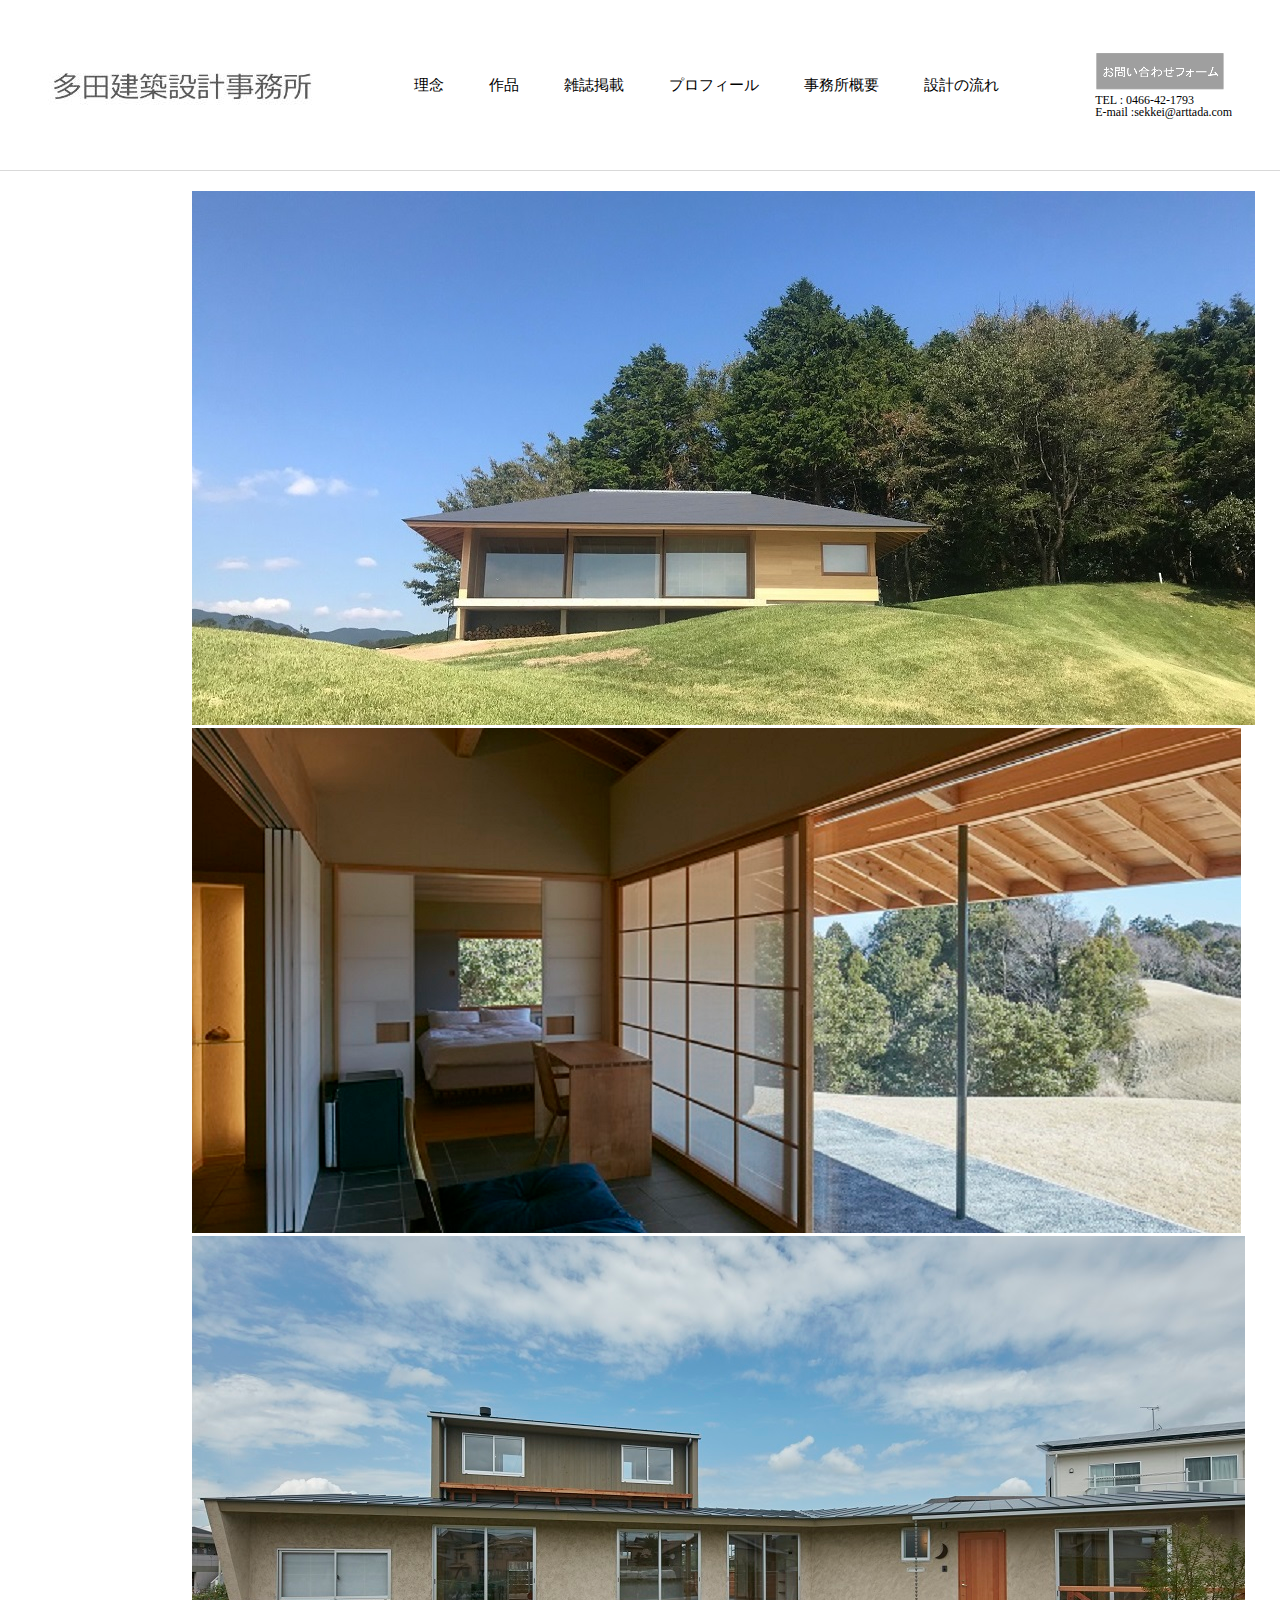
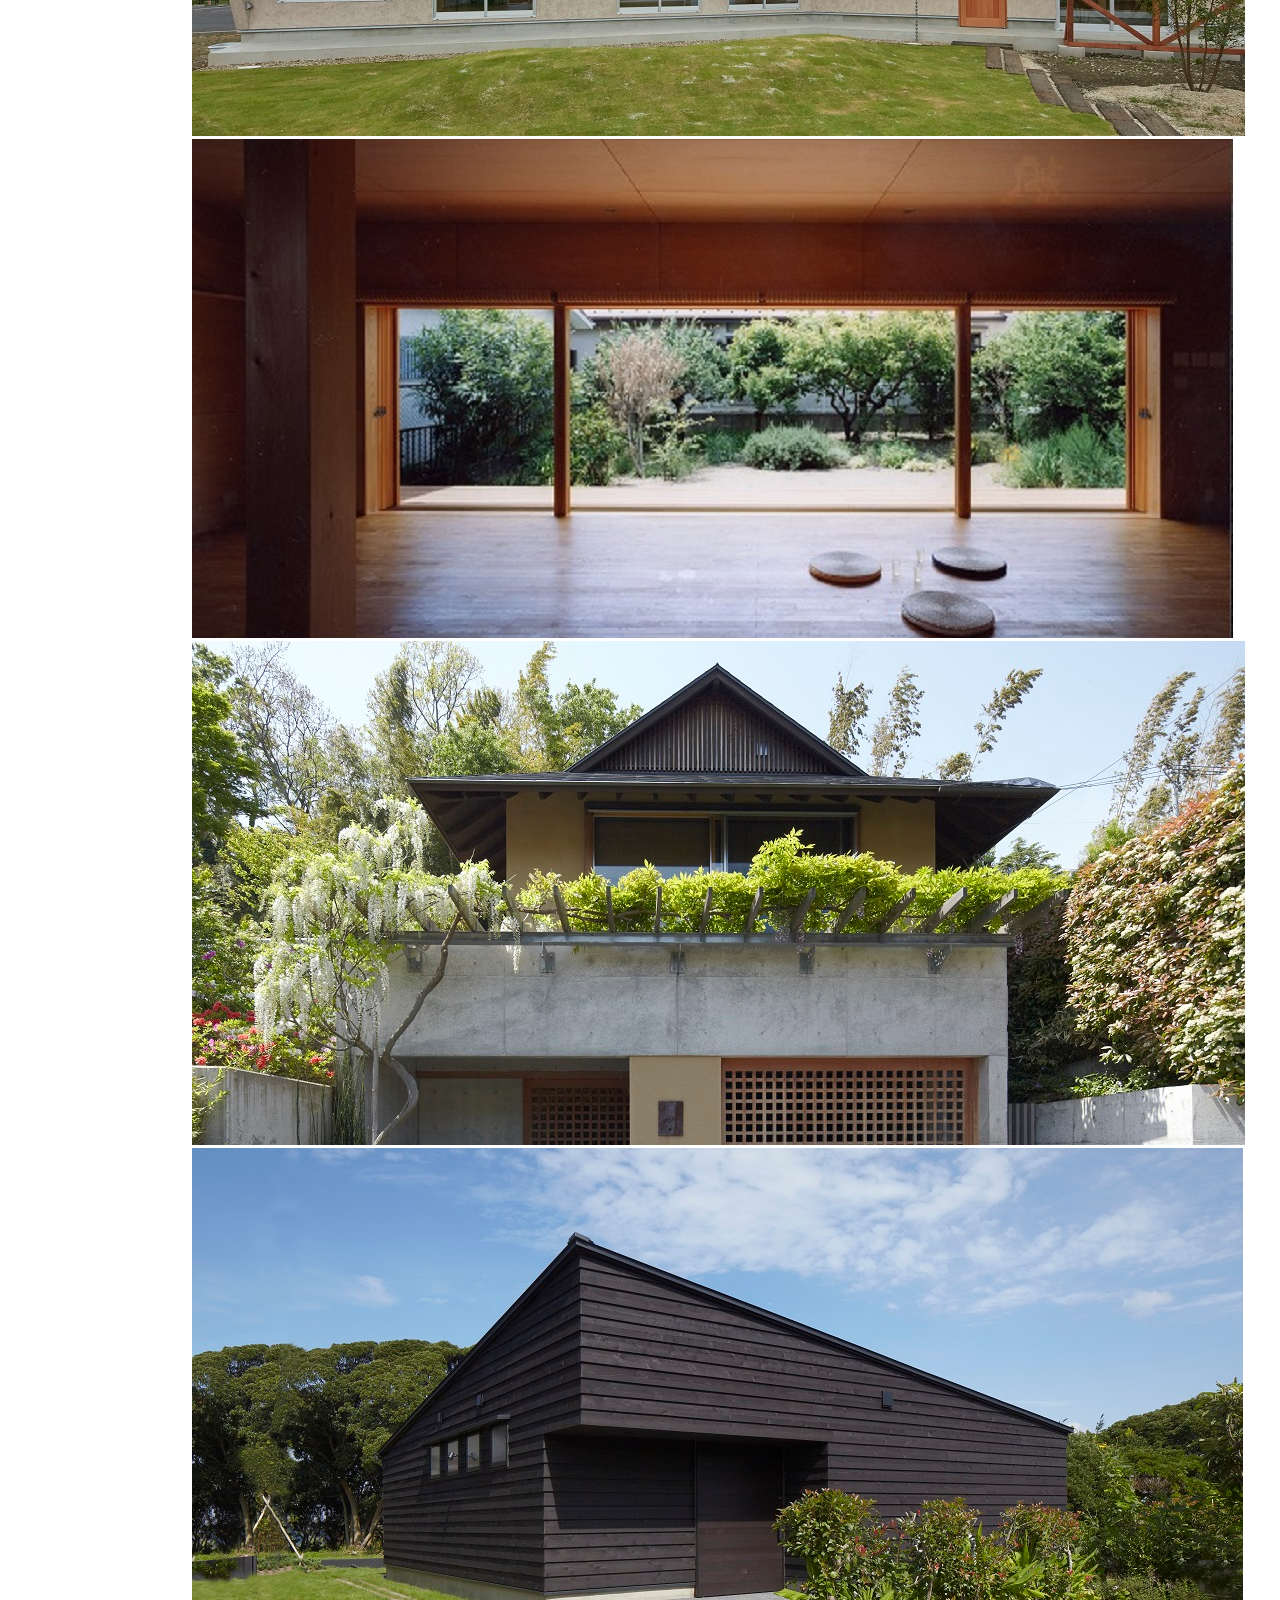
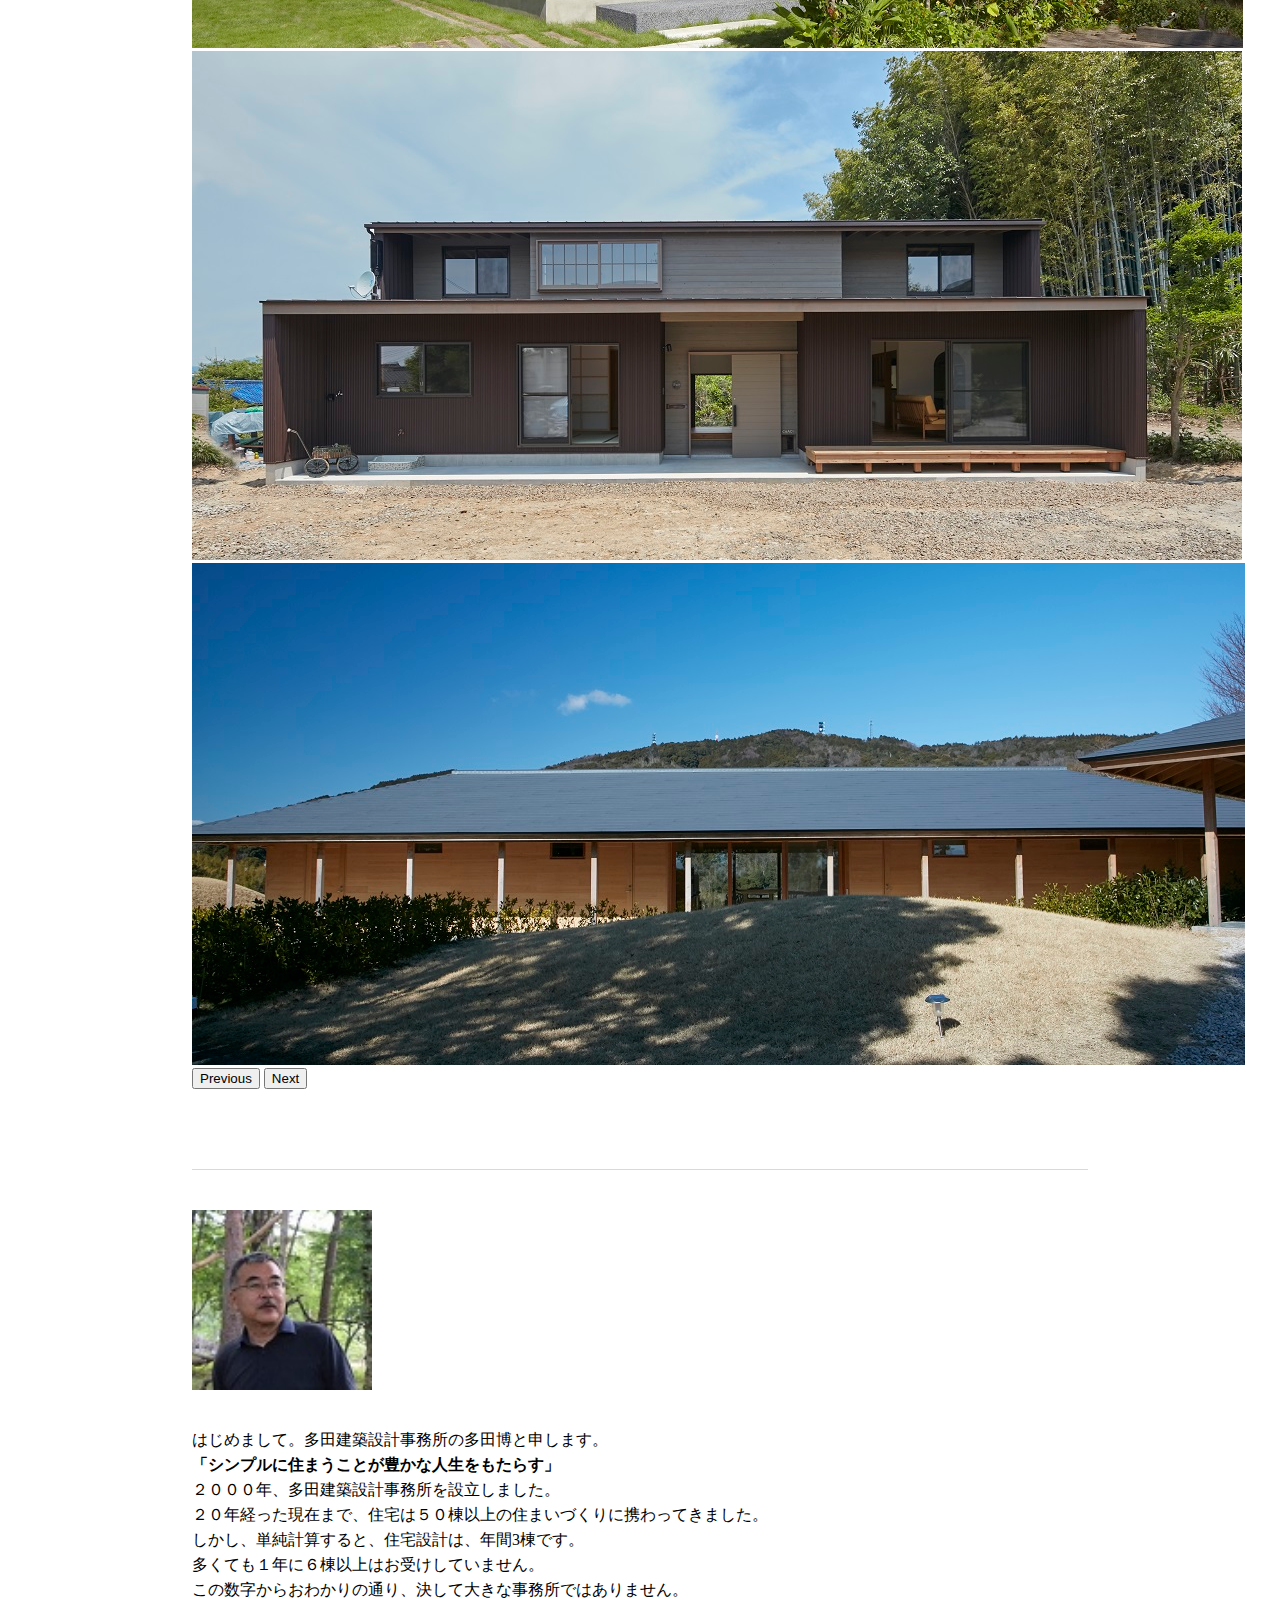
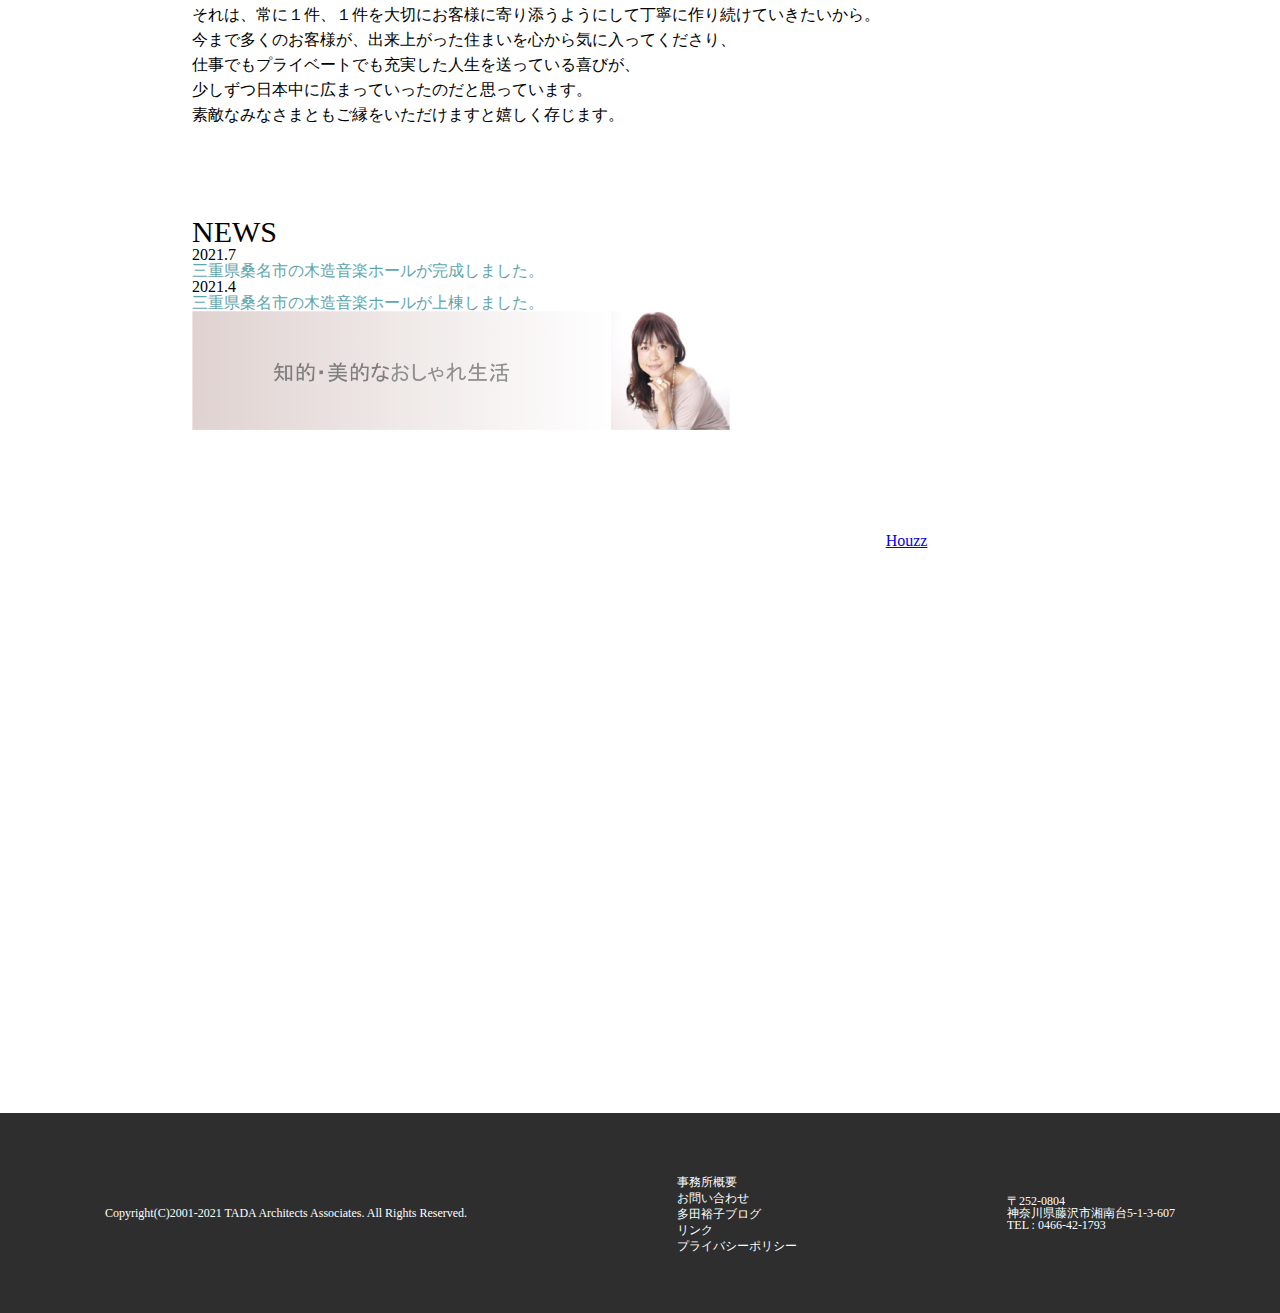
<file: index.html>
<!DOCTYPE html>
<html lang="en">
<head>
    <meta charset="UTF-8">
    <meta http-equiv="X-UA-Compatible" content="IE=edge">
    <meta name="viewport" content="width=device-width, initial-scale=1.0">
    <title>多田設計事務所::Home</title>
    <link rel="stylesheet" href="css/html5reset-1.6.1.css">
    <link rel="stylesheet" href="css/style.css">
    <link href="https://cdn.jsdelivr.net/npm/bootstrap@5.0.2/dist/css/bootstrap.min.css" rel="stylesheet" integrity="sha384-EVSTQN3/azprG1Anm3QDgpJLIm9Nao0Yz1ztcQTwFspd3yD65VohhpuuCOmLASjC" crossorigin="anonymous">
</head>
<body>
    <header>
        <p><a href="index.html"><img src="images/name.jpg" alt="多田設計事務所"></a></p>
        <nav>
            <ul class="header-menu">
              <li class="menu-list"><a href="philosophy.html">理念</a></li>
              <li class="menu-list"><a href="work.html">作品</a></li>
              <li class="menu-list"><a href="magazine.html">雑誌掲載</a></li>
              <li class="menu-list"><a href="profile.html">プロフィール</a></li>
              <li class="menu-list"><a href="overview.html">事務所概要</a></li>
              <li class="menu-list"><a href="flow.html">設計の流れ</a></li>
            </ul>
        </nav>
        <div class="header-box">
            <a href=""><img src="images/form.png" alt="お問い合わせフォーム"></a>
            <p>TEL : 0466-42-1793</p>
            <p>E-mail :sekkei@arttada.com</p>
        </div>
    </header>
    <main>
        <div id="carouselExampleInterval" class="carousel slide" data-bs-ride="carousel">
            <div class="carousel-inner">
              <div class="carousel-item active" data-bs-interval="10000">
                <img src="images/1.jpg" class="d-block w-100" alt="...">
              </div>
              <div class="carousel-item" data-bs-interval="2000">
                <img src="images/2.jpg" class="d-block w-100" alt="...">
              </div>
              <div class="carousel-item">
                <img src="images/3.jpg" class="d-block w-100" alt="...">
              </div>
              <div class="carousel-item">
                <img src="images/4.jpg" class="d-block w-100" alt="...">
              </div>
              <div class="carousel-item">
                <img src="images/5.jpg" class="d-block w-100" alt="...">
              </div>
              <div class="carousel-item">
                <img src="images/6.jpg" class="d-block w-100" alt="...">
              </div>
              <div class="carousel-item">
                <img src="images/7.jpg" class="d-block w-100" alt="...">
              </div>
              <div class="carousel-item">
                <img src="images/8.jpg" class="d-block w-100" alt="...">
              </div>
            </div>
            <button class="carousel-control-prev" type="button" data-bs-target="#carouselExampleInterval" data-bs-slide="prev">
              <span class="carousel-control-prev-icon" aria-hidden="true"></span>
              <span class="visually-hidden">Previous</span>
            </button>
            <button class="carousel-control-next" type="button" data-bs-target="#carouselExampleInterval" data-bs-slide="next">
              <span class="carousel-control-next-icon" aria-hidden="true"></span>
              <span class="visually-hidden">Next</span>
            </button>
        </div>

        <div class="home-text">
            <p><img src="images/hiroshi.jpg" alt=" "></p>
            <p>はじめまして。多田建築設計事務所の多田博と申します。</p>
            <p><span>「シンプルに住まうことが豊かな人生をもたらす」</span><br>
                ２０００年、多田建築設計事務所を設立しました。</p>
            <p>２０年経った現在まで、住宅は５０棟以上の住まいづくりに携わってきました。<br>
                しかし、単純計算すると、住宅設計は、年間3棟です。<br>
                多くても１年に６棟以上はお受けしていません。<br>
                この数字からおわかりの通り、決して大きな事務所ではありません。</p>
            <p>それは、常に１件、１件を大切にお客様に寄り添うようにして丁寧に作り続けていきたいから。</p>
            <p>今まで多くのお客様が、出来上がった住まいを心から気に入ってくださり、<br>
                仕事でもプライベートでも充実した人生を送っている喜びが、<br>
                少しずつ日本中に広まっていったのだと思っています。</p>
            <p>素敵なみなさまともご縁をいただけますと嬉しく存じます。</p>
        </div>

        <div class="news">
            <h1>NEWS</h1>
            <div class="news-box">
                <p class="time">2021.7</p>
                <p class="news-list"><a href="">三重県桑名市の木造音楽ホールが完成しました。</a></p>
            </div>
            <div class="news-box">
                <p class="time">2021.4</p>
                <p class="news-list"><a href="">三重県桑名市の木造音楽ホールが上棟しました。　</a></p>
            </div>
            <a href="https://blog.arttada.com/"><img src="images/blog.png" alt=""></a>
        </div>

        <div class="sns">
            <iframe src="https://www.facebook.com/plugins/page.php?href=https%3A%2F%2Fwww.facebook.com%2Ftadaarchitects%2F&tabs=timeline&width=340&height=500&small_header=false&adapt_container_width=true&hide_cover=false&show_facepile=true&appId" width="340" height="500" style="border:none;overflow:hidden" scrolling="no" frameborder="0" allowfullscreen="true" allow="autoplay; clipboard-write; encrypted-media; picture-in-picture; web-share"></iframe>
            <a class="houzz-review-widget" data-pro="arttada" data-hzid="58066" data-locale="ja-JP" href="https://www.houzz.jp">Houzz</a><script>(function(d,s,id){if(!d.getElementById(id)){var js=d.createElement(s);js.id=id;js.async=true;js.src="//platform.houzz.com/js/widgets.js?"+(new Date().getTime());var ss=d.getElementsByTagName(s)[0];ss.parentNode.insertBefore(js,ss);}})(document,"script","houzzwidget-js");</script></div>
        </div>
    </main>
    <footer>
        <p><small>Copyright(C)2001-2021 TADA Architects Associates. All Rights Reserved.</small></p>
        <nav>
            <ul class="footer-menu">
                <li class="menu-list"><a href="">事務所概要</a></li>
                <li class="menu-list"><a href="">お問い合わせ</a></li>
                <li class="menu-list"><a href="">多田裕子ブログ</a></li>
                <li class="menu-list"><a href="">リンク</a></li>
                <li class="menu-list"><a href="">プライバシーポリシー</a></li>
            </ul>
        </nav>
        <div class="">
            <p>〒252-0804</p>
            <p>神奈川県藤沢市湘南台5-1-3-607</p>
            <p>TEL : 0466-42-1793</p>
        </div>
    </footer>

    <script src="https://cdn.jsdelivr.net/npm/@popperjs/core@2.9.2/dist/umd/popper.min.js" integrity="sha384-IQsoLXl5PILFhosVNubq5LC7Qb9DXgDA9i+tQ8Zj3iwWAwPtgFTxbJ8NT4GN1R8p" crossorigin="anonymous"></script>
    <script src="https://cdn.jsdelivr.net/npm/bootstrap@5.0.2/dist/js/bootstrap.min.js" integrity="sha384-cVKIPhGWiC2Al4u+LWgxfKTRIcfu0JTxR+EQDz/bgldoEyl4H0zUF0QKbrJ0EcQF" crossorigin="anonymous"></script>
</body>
</html>
</file>
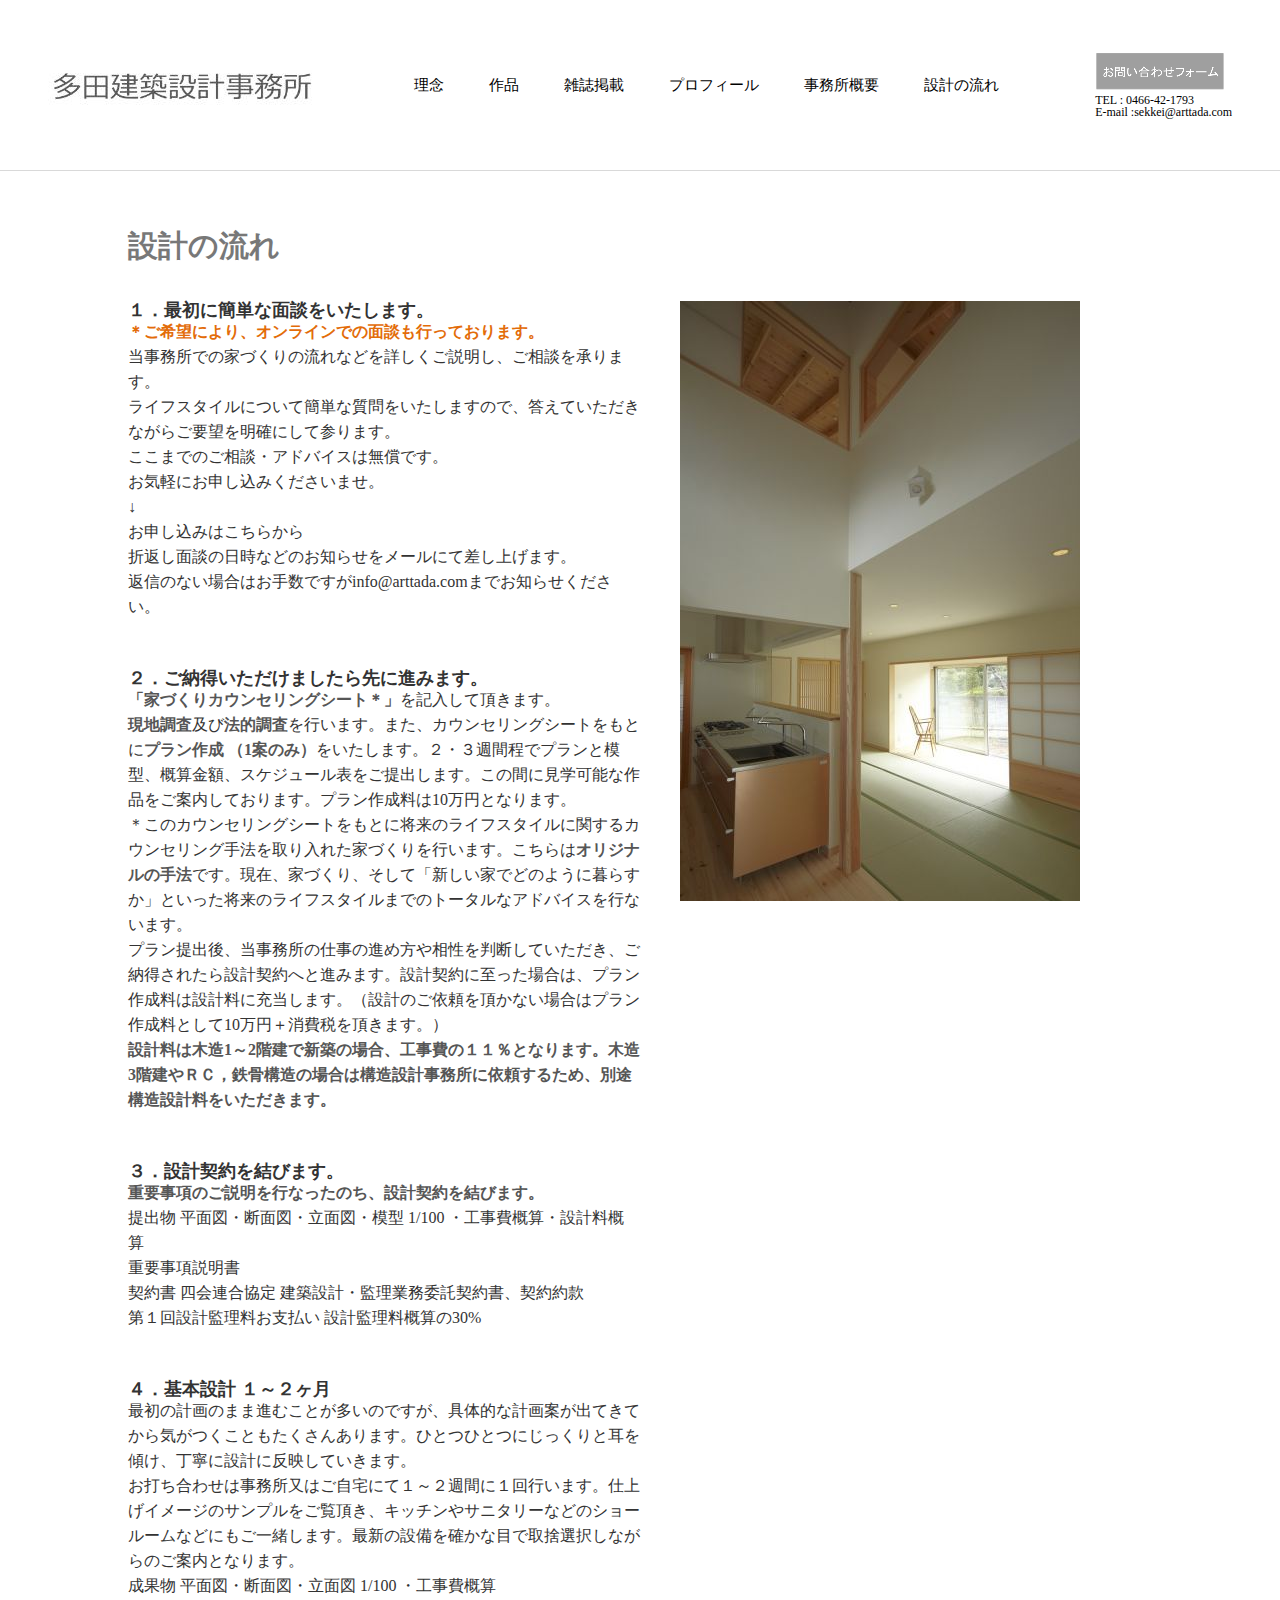
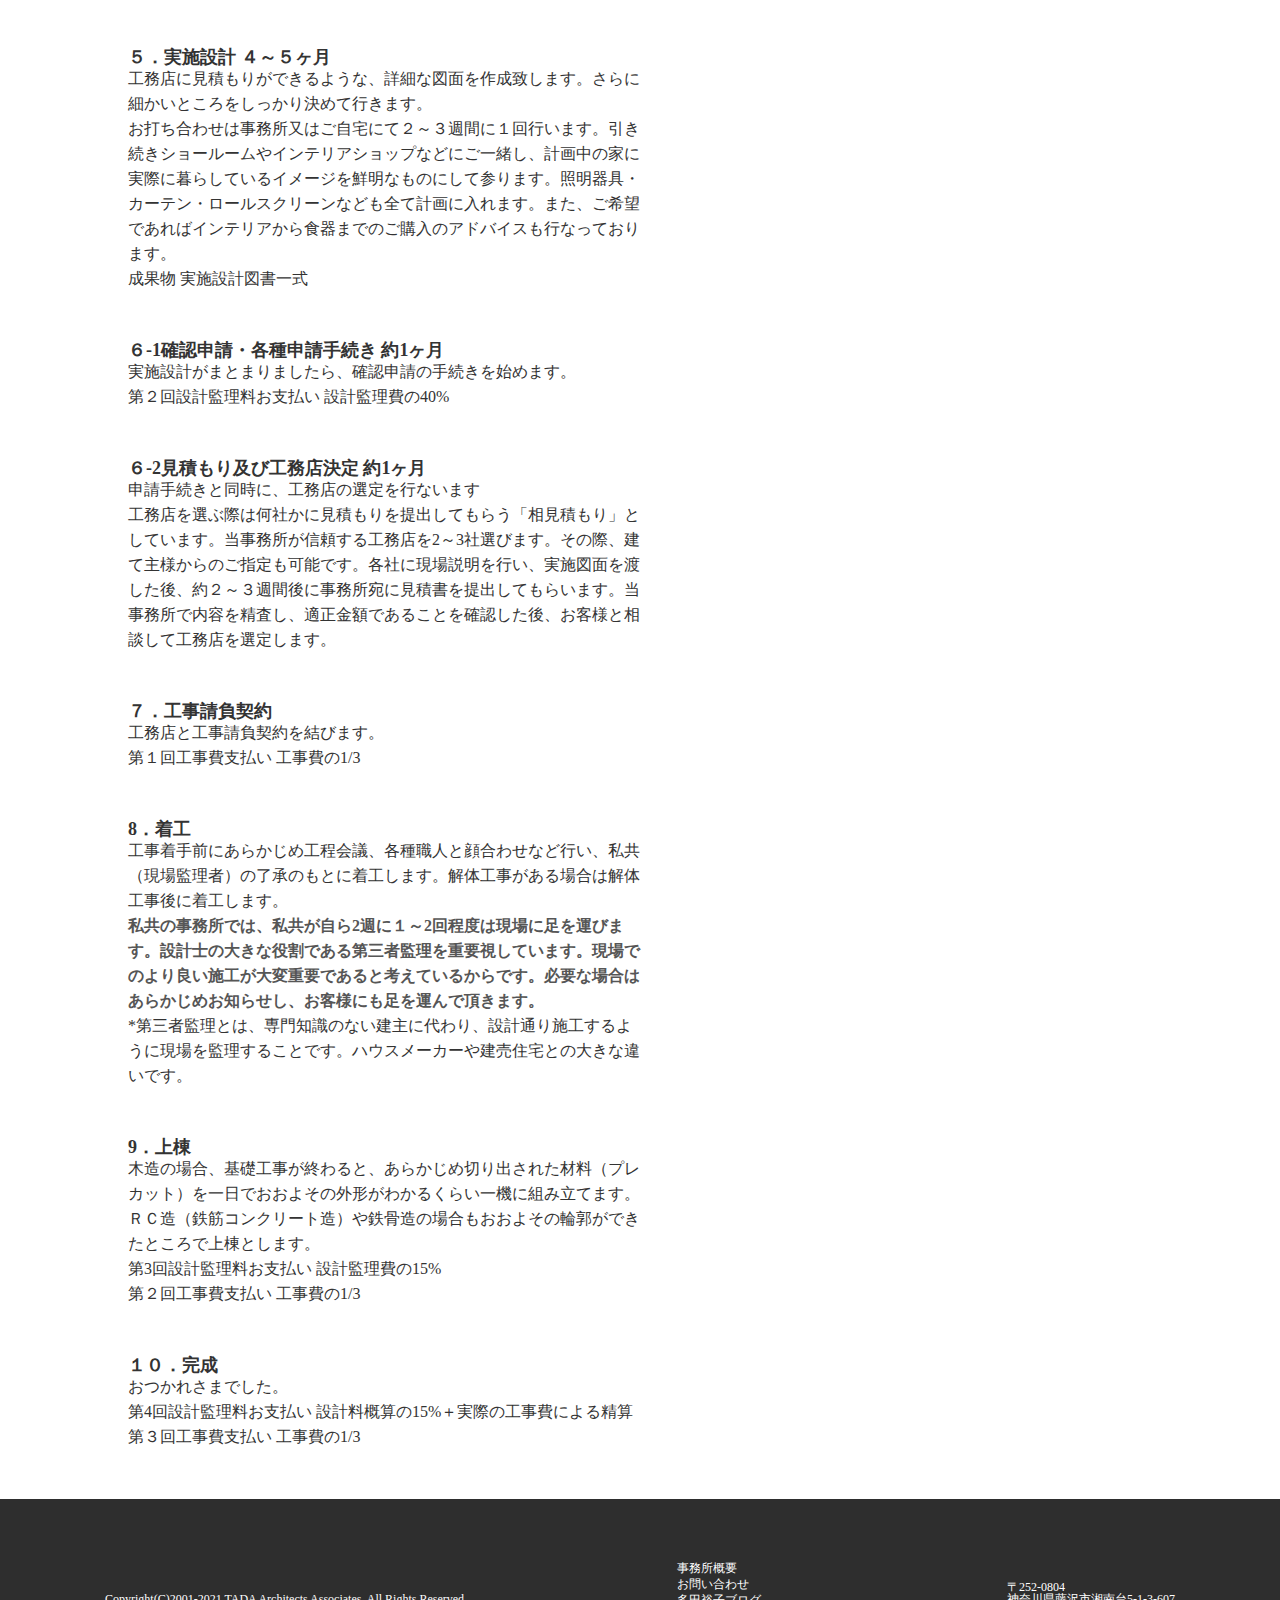
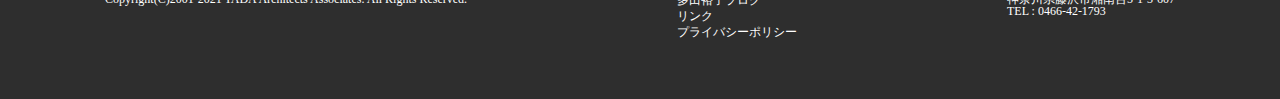
<file: flow.html>
<!DOCTYPE html>
<html lang="en">
<head>
    <meta charset="UTF-8">
    <meta http-equiv="X-UA-Compatible" content="IE=edge">
    <meta name="viewport" content="width=device-width, initial-scale=1.0">
    <title>多田設計事務所::Home</title>
    <link rel="stylesheet" href="css/html5reset-1.6.1.css">
    <link rel="stylesheet" href="css/style.css">
    <link href="https://cdn.jsdelivr.net/npm/bootstrap@5.0.2/dist/css/bootstrap.min.css" rel="stylesheet" integrity="sha384-EVSTQN3/azprG1Anm3QDgpJLIm9Nao0Yz1ztcQTwFspd3yD65VohhpuuCOmLASjC" crossorigin="anonymous">
</head>
<body>
    <header>
        <p><a href="index.html"><img src="images/name.jpg" alt="多田設計事務所"></a></p>
        <nav>
            <ul class="header-menu">
                <li class="menu-list"><a href="philosophy.html">理念</a></li>
                <li class="menu-list"><a href="work.html">作品</a></li>
                <li class="menu-list"><a href="magazine.html">雑誌掲載</a></li>
                <li class="menu-list"><a href="profile.html">プロフィール</a></li>
                <li class="menu-list"><a href="overview.html">事務所概要</a></li>
                <li class="menu-list"><a href="flow.html">設計の流れ</a></li>
            </ul>
        </nav>
        <div class="header-box">
            <a href=""><img src="images/form.png" alt="お問い合わせフォーム"></a>
            <p>TEL : 0466-42-1793</p>
            <p>E-mail :sekkei@arttada.com</p>
        </div>
    </header>

    <main>
        <div class="title-box">
            <h1>設計の流れ</h1>
        </div>
        <div class="flow">
            <div class="flow-box">
                <div class="flow-list">
                    <h2>１．最初に簡単な面談をいたします。</h2>
                    <p class="flow-text-color">＊ご希望により、オンラインでの面談も行っております。</p>
                    <p>当事務所での家づくりの流れなどを詳しくご説明し、ご相談を承ります。</p>
                    <p>ライフスタイルについて簡単な質問をいたしますので、答えていただきながらご要望を明確にして参ります。</p>
                    <p>ここまでのご相談・アドバイスは無償です。</p>
                    <p>お気軽にお申し込みくださいませ。<br>
                        ↓<br>
                        お申し込みはこちらから<br>
                        折返し面談の日時などのお知らせをメールにて差し上げます。<br>
                        返信のない場合はお手数ですがinfo@arttada.comまでお知らせください。</p>
                </div>
                <div class="flow-list">
                    <h2>２．ご納得いただけましたら先に進みます。</h2>
                    <p><span>「家づくりカウンセリングシート＊」</span>を記入して頂きます。</p>
                    <p><span>現地調査</span>及び<span>法的調査</span>を行います。また、カウンセリングシートをもとに<span>プラン作成 （1案のみ）</span>をいたします。２・３週間程でプランと模型、概算金額、スケジュール表をご提出します。この間に見学可能な作品をご案内しております。プラン作成料は10万円となります。</p>
                    <p>＊このカウンセリングシートをもとに将来のライフスタイルに関するカウンセリング手法を取り入れた家づくりを行います。こちらは<span>オリジナルの手法</span>です。現在、家づくり、そして「新しい家でどのように暮らすか」といった将来のライフスタイルまでのトータルなアドバイスを行ないます。</p>
                    <p>プラン提出後、当事務所の仕事の進め方や相性を判断していただき、ご納得されたら設計契約へと進みます。設計契約に至った場合は、プラン作成料は設計料に充当します。（設計のご依頼を頂かない場合はプラン作成料として10万円＋消費税を頂きます。）</p>
                    <p><span>設計料は木造1～2階建で新築の場合、工事費の１１％となります。木造3階建やＲＣ，鉄骨構造の場合は構造設計事務所に依頼するため、別途構造設計料をいただきます。</span></p>
                </div>
                <div class="flow-list">
                    <h2>３．設計契約を結びます。</h2>
                    <p><span>重要事項のご説明を行なったのち、設計契約を結びます。</span></p>
                    <p>提出物 平面図・断面図・立面図・模型 1/100 ・工事費概算・設計料概算</p>
                    <p>重要事項説明書</p>
                    <p>契約書 四会連合協定 建築設計・監理業務委託契約書、契約約款</p>
                    <p>第１回設計監理料お支払い 設計監理料概算の30%</p>
                </div>
                <div class="flow-list">
                    <h2>４．基本設計 １～２ヶ月</h2>
                    <p>最初の計画のまま進むことが多いのですが、具体的な計画案が出てきてから気がつくこともたくさんあります。ひとつひとつにじっくりと耳を傾け、丁寧に設計に反映していきます。</p>
                    <p>お打ち合わせは事務所又はご自宅にて１～２週間に１回行います。仕上げイメージのサンプルをご覧頂き、キッチンやサニタリーなどのショールームなどにもご一緒します。最新の設備を確かな目で取捨選択しながらのご案内となります。</p>
                    <p>成果物 平面図・断面図・立面図 1/100 ・工事費概算</p>
                </div>
                <div class="flow-list">
                    <h2>５．実施設計 ４～５ヶ月</h2>
                    <p>工務店に見積もりができるような、詳細な図面を作成致します。さらに細かいところをしっかり決めて行きます。</p>
                    <p>お打ち合わせは事務所又はご自宅にて２～３週間に１回行います。引き続きショールームやインテリアショップなどにご一緒し、計画中の家に実際に暮らしているイメージを鮮明なものにして参ります。照明器具・カーテン・ロールスクリーンなども全て計画に入れます。また、ご希望であればインテリアから食器までのご購入のアドバイスも行なっております。</p>
                    <p>成果物 実施設計図書一式</p>
                </div>
                <div class="flow-list">
                    <h2>６-1確認申請・各種申請手続き 約1ヶ月</h2>
                    <p>実施設計がまとまりましたら、確認申請の手続きを始めます。</p>
                    <p>第２回設計監理料お支払い 設計監理費の40%</p>
                </div>
                <div class="flow-list">
                    <h2>６-2見積もり及び工務店決定 約1ヶ月</h2>
                    <p>申請手続きと同時に、工務店の選定を行ないます</p>
                    <p>工務店を選ぶ際は何社かに見積もりを提出してもらう「相見積もり」としています。当事務所が信頼する工務店を2～3社選びます。その際、建て主様からのご指定も可能です。各社に現場説明を行い、実施図面を渡した後、約２～３週間後に事務所宛に見積書を提出してもらいます。当事務所で内容を精査し、適正金額であることを確認した後、お客様と相談して工務店を選定します。</p>
                </div>
                <div class="flow-list">
                    <h2>７．工事請負契約</h2>
                    <p>工務店と工事請負契約を結びます。</p>
                    <p>第１回工事費支払い 工事費の1/3</p>
                </div>
                <div class="flow-list">
                    <h2>8．着工</h2>
                    <p>工事着手前にあらかじめ工程会議、各種職人と顔合わせなど行い、私共（現場監理者）の了承のもとに着工します。解体工事がある場合は解体工事後に着工します。</p>
                    <p><span>私共の事務所では、私共が自ら2週に１～2回程度は現場に足を運びます。設計士の大きな役割である第三者監理を重要視しています。現場でのより良い施工が大変重要であると考えているからです。必要な場合はあらかじめお知らせし、お客様にも足を運んで頂きます。</span></p>
                    <p>*第三者監理とは、専門知識のない建主に代わり、設計通り施工するように現場を監理することです。ハウスメーカーや建売住宅との大きな違いです。</p>
                </div>
                <div class="flow-list">
                    <h2>9．上棟</h2>
                    <p>木造の場合、基礎工事が終わると、あらかじめ切り出された材料（プレカット）を一日でおおよその外形がわかるくらい一機に組み立てます。ＲＣ造（鉄筋コンクリート造）や鉄骨造の場合もおおよその輪郭ができたところで上棟とします。</p>
                    <p>第3回設計監理料お支払い 設計監理費の15%</p>
                    <p>第２回工事費支払い 工事費の1/3</p>
                </div>
                <div class="flow-list">
                    <h2>１０．完成</h2>
                    <p>おつかれさまでした。</p>
                    <p>第4回設計監理料お支払い 設計料概算の15%＋実際の工事費による精算</p>
                    <p>第３回工事費支払い 工事費の1/3</p>
                </div>
            </div>
            <div class="flow-img">
                <p><img src="images/flow.jpg" alt=""></p>
            </div>
        </div>
    </main>

    <footer>
        <p><small>Copyright(C)2001-2021 TADA Architects Associates. All Rights Reserved.</small></p>
        <nav>
            <ul class="footer-menu">
                <li class="menu-list"><a href="">事務所概要</a></li>
                <li class="menu-list"><a href="">お問い合わせ</a></li>
                <li class="menu-list"><a href="">多田裕子ブログ</a></li>
                <li class="menu-list"><a href="">リンク</a></li>
                <li class="menu-list"><a href="">プライバシーポリシー</a></li>
            </ul>
        </nav>
        <div class="footer-overview">
            <p>〒252-0804</p>
            <p>神奈川県藤沢市湘南台5-1-3-607</p>
            <p>TEL : 0466-42-1793</p>
        </div>
    </footer>

    <script src="https://cdn.jsdelivr.net/npm/@popperjs/core@2.9.2/dist/umd/popper.min.js" integrity="sha384-IQsoLXl5PILFhosVNubq5LC7Qb9DXgDA9i+tQ8Zj3iwWAwPtgFTxbJ8NT4GN1R8p" crossorigin="anonymous"></script>
    <script src="https://cdn.jsdelivr.net/npm/bootstrap@5.0.2/dist/js/bootstrap.min.js" integrity="sha384-cVKIPhGWiC2Al4u+LWgxfKTRIcfu0JTxR+EQDz/bgldoEyl4H0zUF0QKbrJ0EcQF" crossorigin="anonymous"></script>
</body>
</html>
</file>
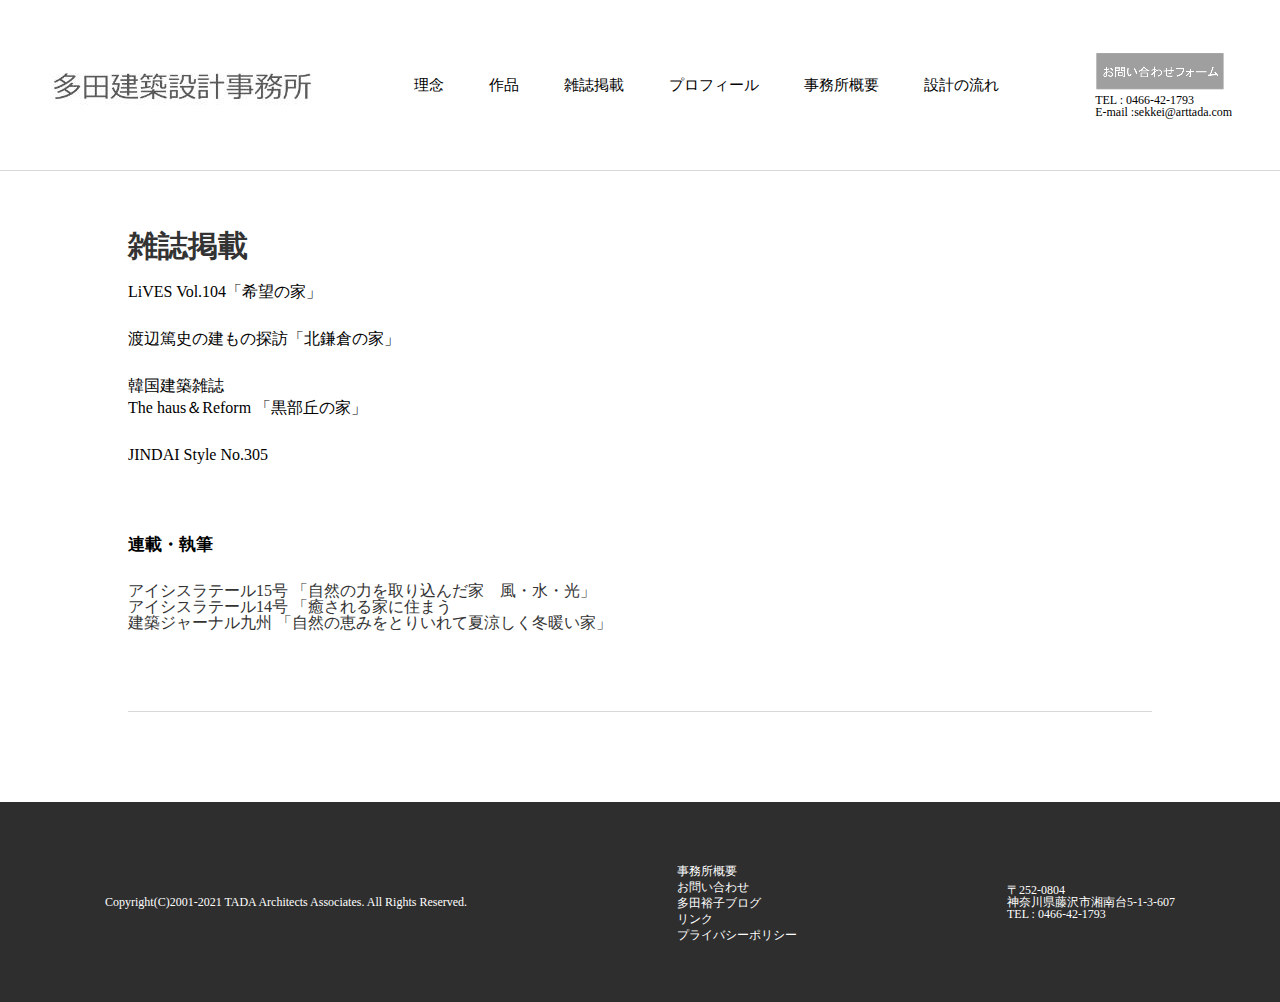
<file: magazine.html>
<!DOCTYPE html>
<html lang="en">
<head>
    <meta charset="UTF-8">
    <meta http-equiv="X-UA-Compatible" content="IE=edge">
    <meta name="viewport" content="width=device-width, initial-scale=1.0">
    <title>多田設計事務所::Home</title>
    <link rel="stylesheet" href="css/html5reset-1.6.1.css">
    <link rel="stylesheet" href="css/style.css">
    <link href="https://cdn.jsdelivr.net/npm/bootstrap@5.0.2/dist/css/bootstrap.min.css" rel="stylesheet" integrity="sha384-EVSTQN3/azprG1Anm3QDgpJLIm9Nao0Yz1ztcQTwFspd3yD65VohhpuuCOmLASjC" crossorigin="anonymous">
</head>
<body>
    <header>
        <p><a href="index.html"><img src="images/name.jpg" alt="多田設計事務所"></a></p>
        <nav>
            <ul class="header-menu">
                <li class="menu-list"><a href="philosophy.html">理念</a></li>
                <li class="menu-list"><a href="work.html">作品</a></li>
                <li class="menu-list"><a href="magazine.html">雑誌掲載</a></li>
                <li class="menu-list"><a href="profile.html">プロフィール</a></li>
                <li class="menu-list"><a href="overview.html">事務所概要</a></li>
                <li class="menu-list"><a href="flow.html">設計の流れ</a></li>
            </ul>
        </nav>
        <div class="header-box">
            <a href=""><img src="images/form.png" alt="お問い合わせフォーム"></a>
            <p>TEL : 0466-42-1793</p>
            <p>E-mail :sekkei@arttada.com</p>
        </div>
    </header>

    <main>
        <div class="title-box magazine-title">
            <h1>雑誌掲載</h1>
            <p>LiVES Vol.104「希望の家」</p>
            <p>渡辺篤史の建もの探訪「北鎌倉の家」</p>
            <p>韓国建築雑誌<br>
                The haus＆Reform 「黒部丘の家」</p>
            <p>JINDAI Style No.305</p>
        </div>
        <div class="magazine-text">
            <h2>連載・執筆</h2>
            <p>アイシスラテール15号 「自然の力を取り込んだ家　風・水・光」</p>
            <p>アイシスラテール14号 「癒される家に住まう</p>
            <p>建築ジャーナル九州 「自然の恵みをとりいれて夏涼しく冬暖い家」</p>
        </div>
        

    </main>

    <footer>
        <p><small>Copyright(C)2001-2021 TADA Architects Associates. All Rights Reserved.</small></p>
        <nav>
            <ul class="footer-menu">
                <li class="menu-list"><a href="">事務所概要</a></li>
                <li class="menu-list"><a href="">お問い合わせ</a></li>
                <li class="menu-list"><a href="">多田裕子ブログ</a></li>
                <li class="menu-list"><a href="">リンク</a></li>
                <li class="menu-list"><a href="">プライバシーポリシー</a></li>
            </ul>
        </nav>
        <div class="footer-overview">
            <p>〒252-0804</p>
            <p>神奈川県藤沢市湘南台5-1-3-607</p>
            <p>TEL : 0466-42-1793</p>
        </div>
    </footer>

    <script src="https://cdn.jsdelivr.net/npm/@popperjs/core@2.9.2/dist/umd/popper.min.js" integrity="sha384-IQsoLXl5PILFhosVNubq5LC7Qb9DXgDA9i+tQ8Zj3iwWAwPtgFTxbJ8NT4GN1R8p" crossorigin="anonymous"></script>
    <script src="https://cdn.jsdelivr.net/npm/bootstrap@5.0.2/dist/js/bootstrap.min.js" integrity="sha384-cVKIPhGWiC2Al4u+LWgxfKTRIcfu0JTxR+EQDz/bgldoEyl4H0zUF0QKbrJ0EcQF" crossorigin="anonymous"></script>
</body>
</html>
</file>
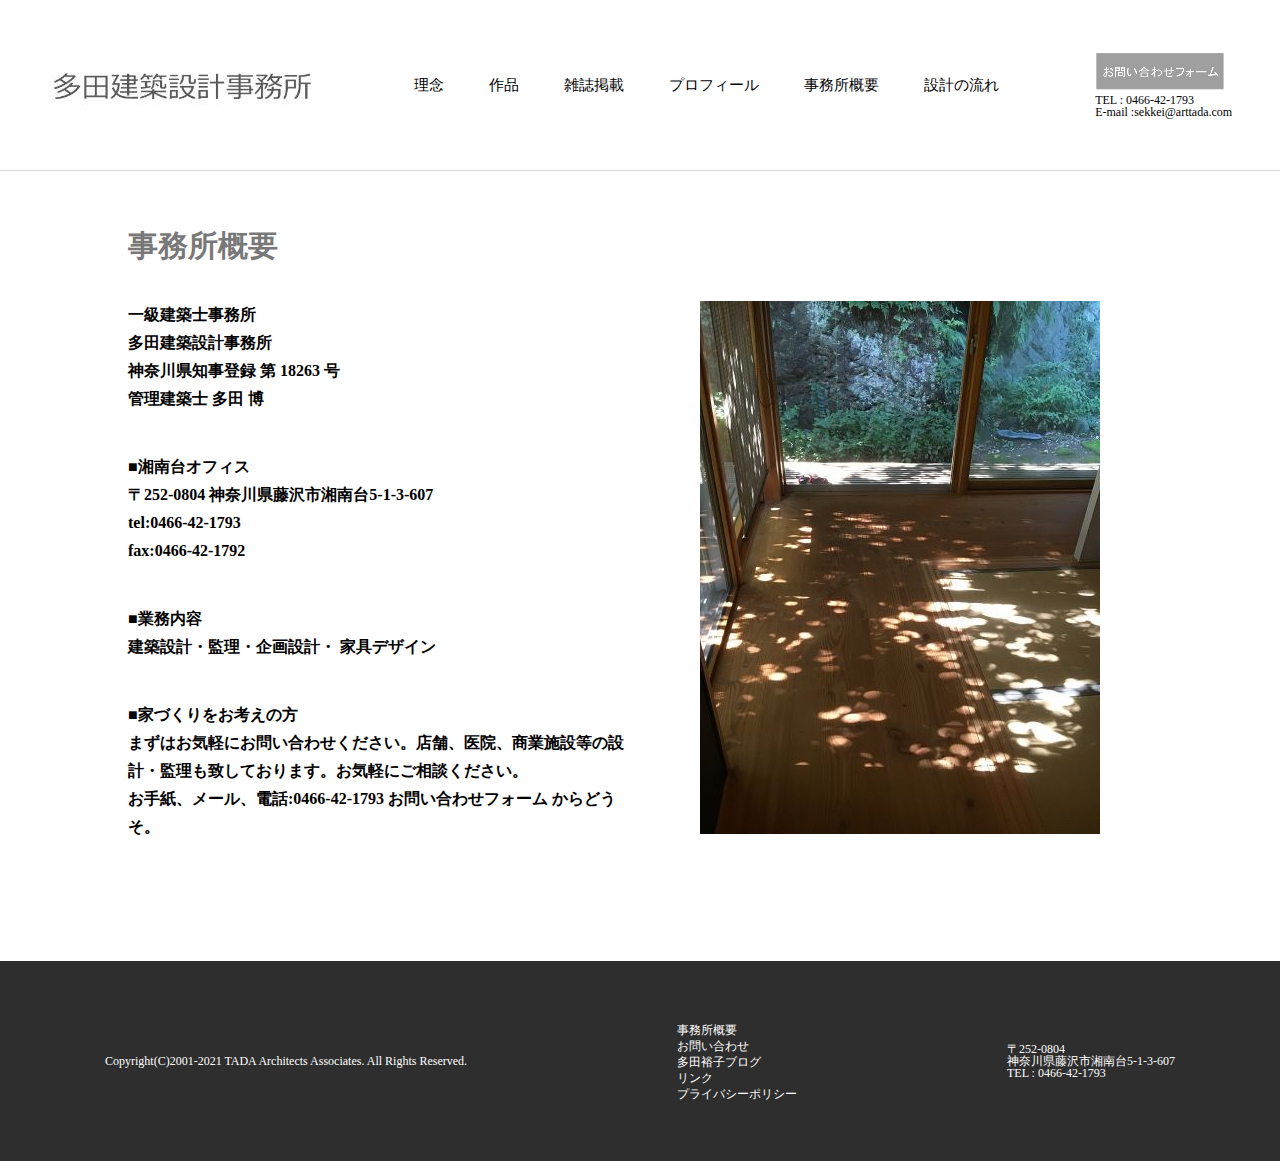
<file: overview.html>
<!DOCTYPE html>
<html lang="en">
<head>
    <meta charset="UTF-8">
    <meta http-equiv="X-UA-Compatible" content="IE=edge">
    <meta name="viewport" content="width=device-width, initial-scale=1.0">
    <title>多田設計事務所::Home</title>
    <link rel="stylesheet" href="css/html5reset-1.6.1.css">
    <link rel="stylesheet" href="css/style.css">
    <link href="https://cdn.jsdelivr.net/npm/bootstrap@5.0.2/dist/css/bootstrap.min.css" rel="stylesheet" integrity="sha384-EVSTQN3/azprG1Anm3QDgpJLIm9Nao0Yz1ztcQTwFspd3yD65VohhpuuCOmLASjC" crossorigin="anonymous">
</head>
<body>
    <header>
        <p><a href="index.html"><img src="images/name.jpg" alt="多田設計事務所"></a></p>
        <nav>
            <ul class="header-menu">
                <li class="menu-list"><a href="philosophy.html">理念</a></li>
                <li class="menu-list"><a href="work.html">作品</a></li>
                <li class="menu-list"><a href="magazine.html">雑誌掲載</a></li>
                <li class="menu-list"><a href="profile.html">プロフィール</a></li>
                <li class="menu-list"><a href="overview.html">事務所概要</a></li>
                <li class="menu-list"><a href="flow.html">設計の流れ</a></li>
            </ul>
        </nav>
        <div class="header-box">
            <a href=""><img src="images/form.png" alt="お問い合わせフォーム"></a>
            <p>TEL : 0466-42-1793</p>
            <p>E-mail :sekkei@arttada.com</p>
        </div>
    </header>

    <main>
        <div class="title-box">
            <h1>事務所概要</h1>
        </div>
        <div class="overview">
            <div class="overview-text">
                <p>一級建築士事務所<br>
                    多田建築設計事務所<br>
                    神奈川県知事登録 第 18263 号<br>
                    管理建築士 多田 博</p>
                <p>■湘南台オフィス<br>
                    〒252-0804 神奈川県藤沢市湘南台5-1-3-607<br>
                    tel:0466-42-1793<br>
                    fax:0466-42-1792</p>
                <p>■業務内容<br>
                    建築設計・監理・企画設計・ 家具デザイン</p>
                <p>■家づくりをお考えの方<br>
                    まずはお気軽にお問い合わせください。店舗、医院、商業施設等の設計・監理も致しております。お気軽にご相談ください。<br>
                    お手紙、メール、電話:0466-42-1793 お問い合わせフォーム からどうそ。</p>
            </div>
            <div class="overview-img">
                <p><img src="images/overview.jpg" alt=""></p>
            </div>
        </div>
    </main>

    <footer>
        <p><small>Copyright(C)2001-2021 TADA Architects Associates. All Rights Reserved.</small></p>
        <nav>
            <ul class="footer-menu">
                <li class="menu-list"><a href="">事務所概要</a></li>
                <li class="menu-list"><a href="">お問い合わせ</a></li>
                <li class="menu-list"><a href="">多田裕子ブログ</a></li>
                <li class="menu-list"><a href="">リンク</a></li>
                <li class="menu-list"><a href="">プライバシーポリシー</a></li>
            </ul>
        </nav>
        <div class="footer-overview">
            <p>〒252-0804</p>
            <p>神奈川県藤沢市湘南台5-1-3-607</p>
            <p>TEL : 0466-42-1793</p>
        </div>
    </footer>

    <script src="https://cdn.jsdelivr.net/npm/@popperjs/core@2.9.2/dist/umd/popper.min.js" integrity="sha384-IQsoLXl5PILFhosVNubq5LC7Qb9DXgDA9i+tQ8Zj3iwWAwPtgFTxbJ8NT4GN1R8p" crossorigin="anonymous"></script>
    <script src="https://cdn.jsdelivr.net/npm/bootstrap@5.0.2/dist/js/bootstrap.min.js" integrity="sha384-cVKIPhGWiC2Al4u+LWgxfKTRIcfu0JTxR+EQDz/bgldoEyl4H0zUF0QKbrJ0EcQF" crossorigin="anonymous"></script>
</body>
</html>
</file>
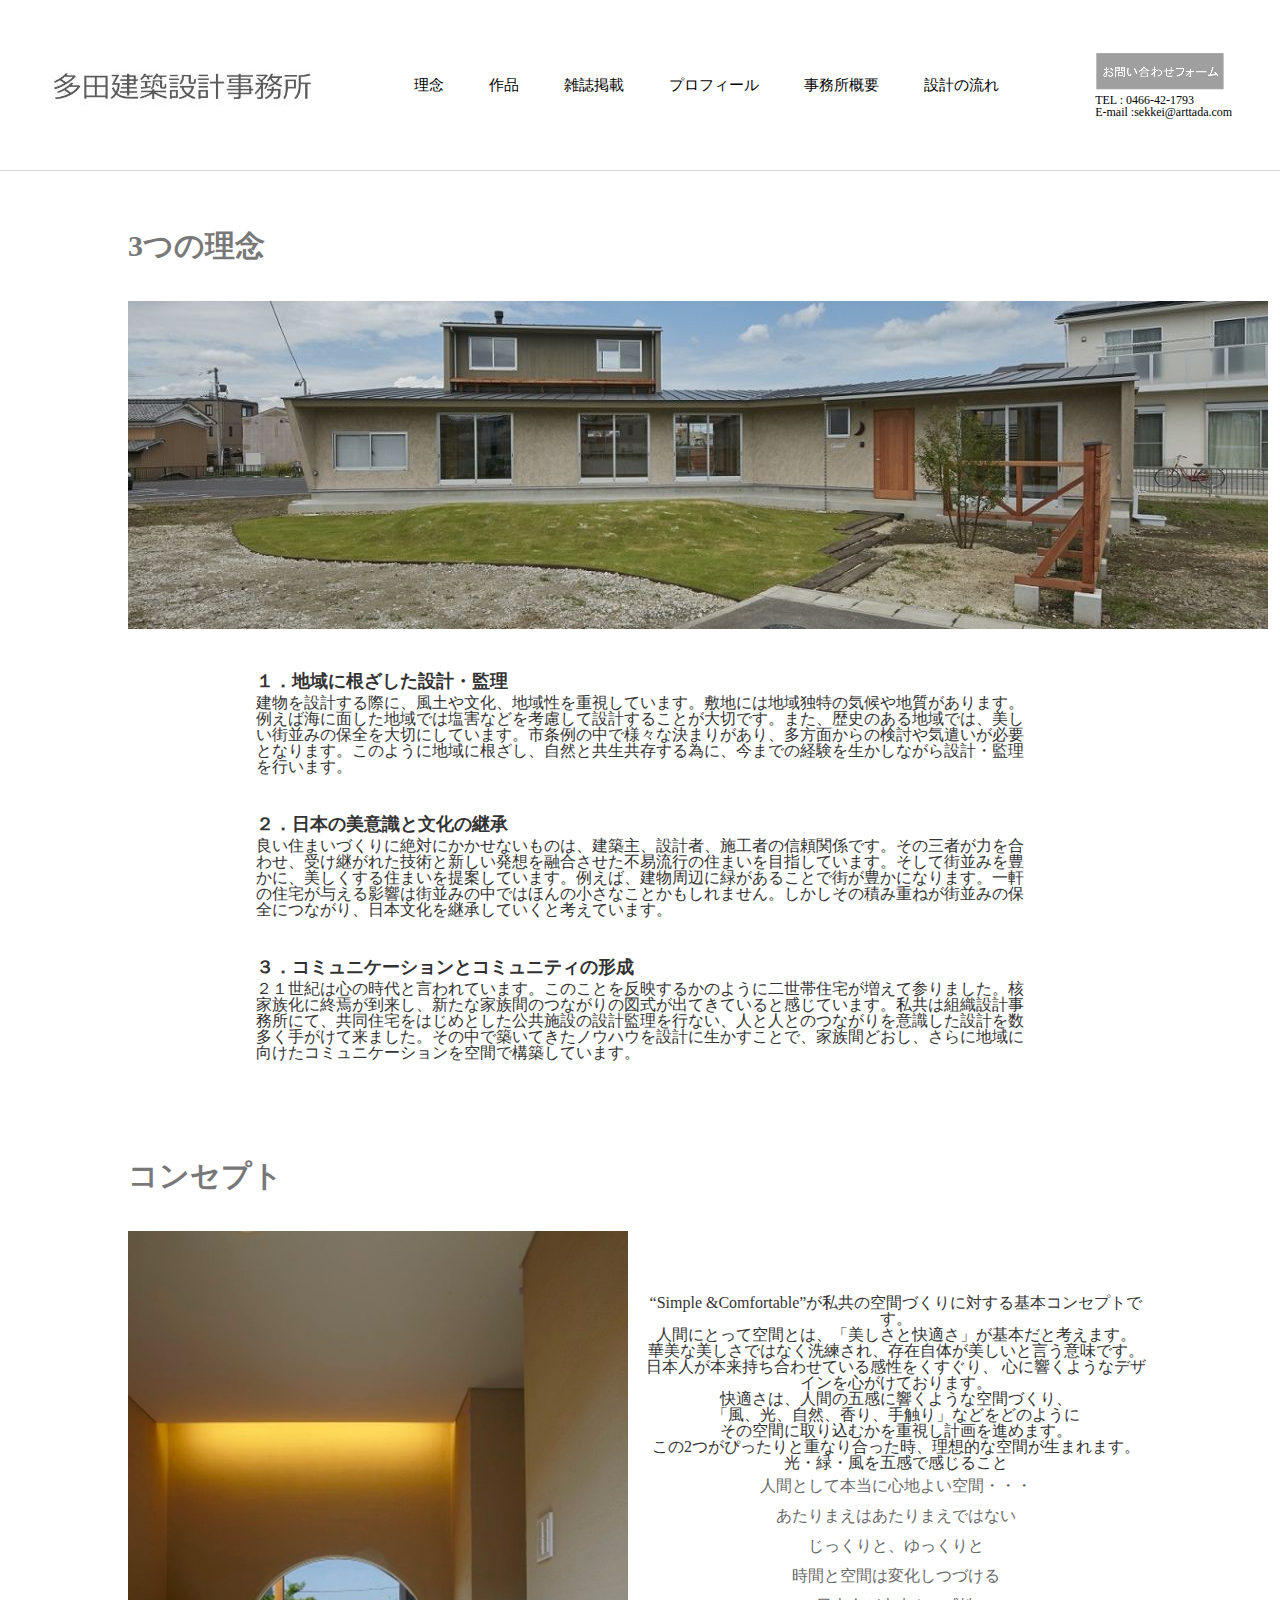
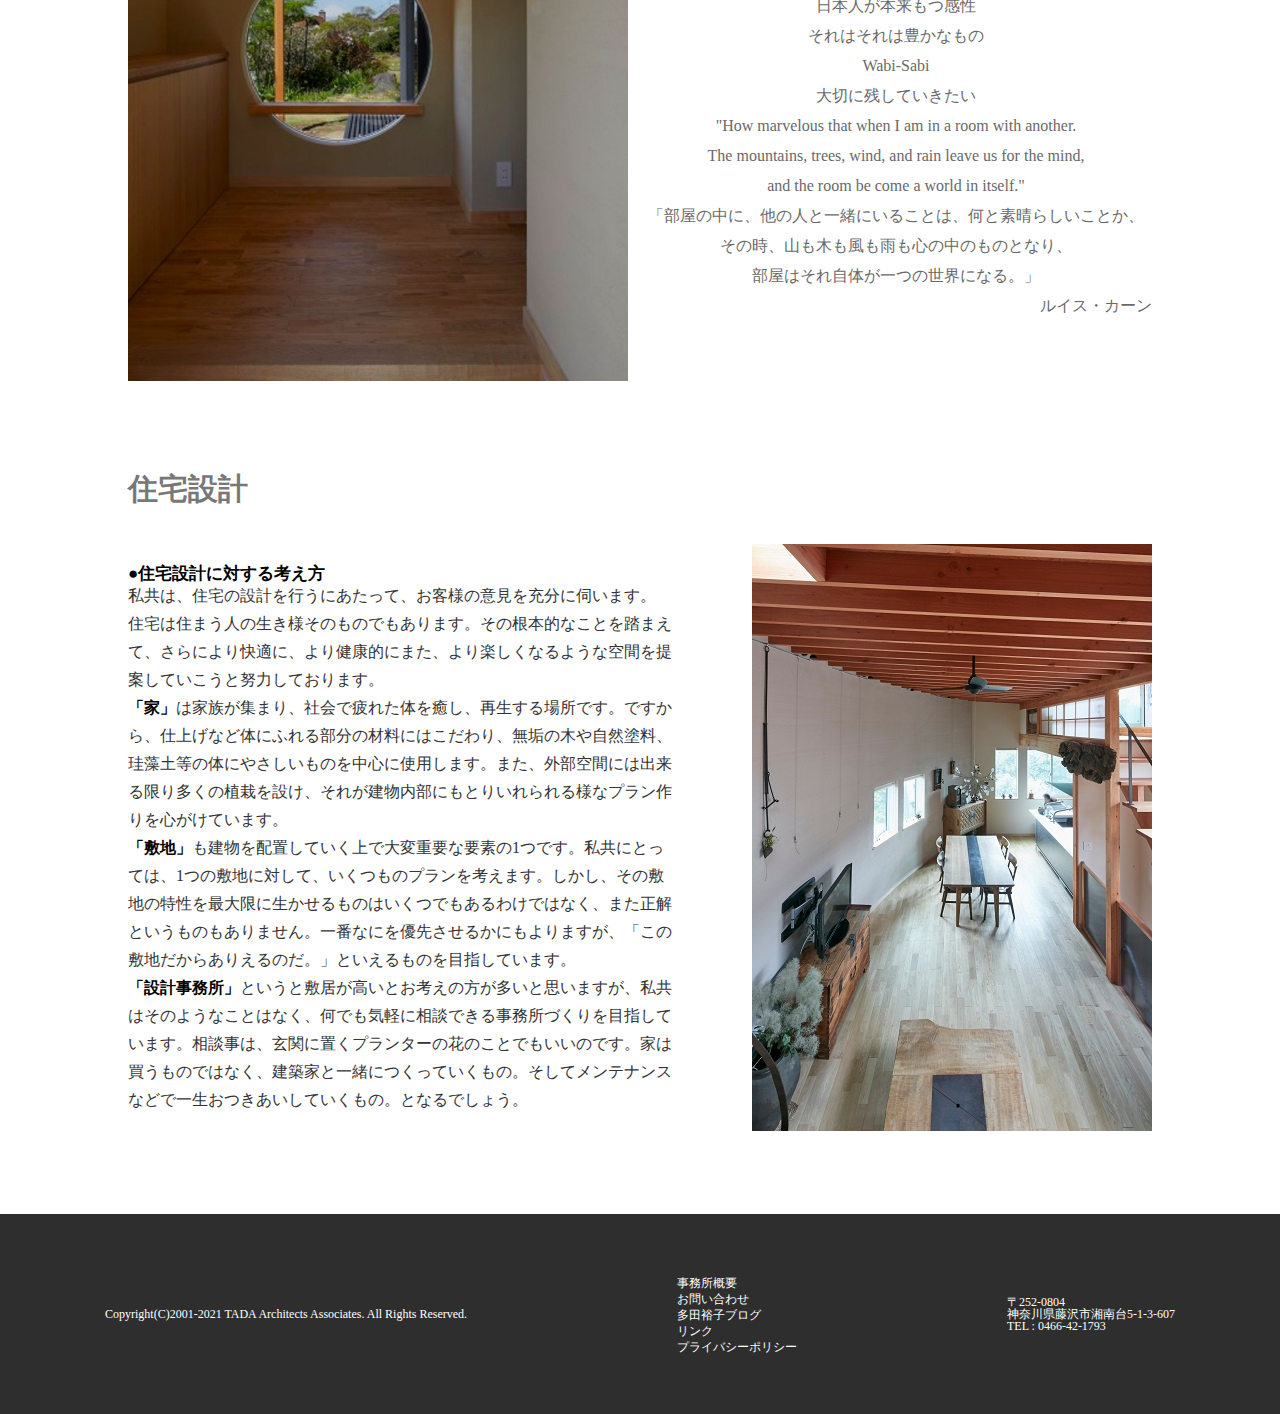
<file: philosophy.html>
<!DOCTYPE html>
<html lang="en">
<head>
    <meta charset="UTF-8">
    <meta http-equiv="X-UA-Compatible" content="IE=edge">
    <meta name="viewport" content="width=device-width, initial-scale=1.0">
    <title>多田設計事務所::Home</title>
    <link rel="stylesheet" href="css/html5reset-1.6.1.css">
    <link rel="stylesheet" href="css/style.css">
    <link href="https://cdn.jsdelivr.net/npm/bootstrap@5.0.2/dist/css/bootstrap.min.css" rel="stylesheet" integrity="sha384-EVSTQN3/azprG1Anm3QDgpJLIm9Nao0Yz1ztcQTwFspd3yD65VohhpuuCOmLASjC" crossorigin="anonymous">
</head>
<body>
    <header>
        <p><a href="index.html"><img src="images/name.jpg" alt="多田設計事務所"></a></p>
        <nav>
            <ul class="header-menu">
                <li class="menu-list"><a href="philosophy.html">理念</a></li>
                <li class="menu-list"><a href="work.html">作品</a></li>
                <li class="menu-list"><a href="magazine.html">雑誌掲載</a></li>
                <li class="menu-list"><a href="profile.html">プロフィール</a></li>
                <li class="menu-list"><a href="overview.html">事務所概要</a></li>
                <li class="menu-list"><a href="flow.html">設計の流れ</a></li>
            </ul>
        </nav>
        <div class="header-box">
            <a href=""><img src="images/form.png" alt="お問い合わせフォーム"></a>
            <p>TEL : 0466-42-1793</p>
            <p>E-mail :sekkei@arttada.com</p>
        </div>
    </header>

    <main>
        <div class="title-box">
            <h1>3つの理念</h1>
            <p><img src="images/philosophy.jpg" alt=""></p>
        </div>
        <div class="philosophy-list">
            <h2>１．地域に根ざした設計・監理</h2>
            <p>建物を設計する際に、風土や文化、地域性を重視しています。敷地には地域独特の気候や地質があります。例えば海に面した地域では塩害などを考慮して設計することが大切です。また、歴史のある地域では、美しい街並みの保全を大切にしています。市条例の中で様々な決まりがあり、多方面からの検討や気遣いが必要となります。このように地域に根ざし、自然と共生共存する為に、今までの経験を生かしながら設計・監理を行います。</p>
        </div>
        <div class="philosophy-list">
            <h2>２．日本の美意識と文化の継承</h2>
            <p>良い住まいづくりに絶対にかかせないものは、建築主、設計者、施工者の信頼関係です。その三者が力を合わせ、受け継がれた技術と新しい発想を融合させた不易流行の住まいを目指しています。そして街並みを豊かに、美しくする住まいを提案しています。例えば、建物周辺に緑があることで街が豊かになります。一軒の住宅が与える影響は街並みの中ではほんの小さなことかもしれません。しかしその積み重ねが街並みの保全につながり、日本文化を継承していくと考えています。</p>
        </div>
        <div class="philosophy-list">
            <h2>３．コミュニケーションとコミュニティの形成</h2>
            <p>２１世紀は心の時代と言われています。このことを反映するかのように二世帯住宅が増えて参りました。核家族化に終焉が到来し、新たな家族間のつながりの図式が出てきていると感じています。私共は組織設計事務所にて、共同住宅をはじめとした公共施設の設計監理を行ない、人と人とのつながりを意識した設計を数多く手がけて来ました。その中で築いてきたノウハウを設計に生かすことで、家族間どおし、さらに地域に向けたコミュニケーションを空間で構築しています。</p>
        </div>

        <div class="title-box">
            <h1>コンセプト</h1>
        </div>
        <div class="concept">
            <div class="concept-img">
                <p><img src="images/concept.jpg" alt=""></p>
            </div>
            <div class="concept-text">
                <p>“Simple &Comfortable”が私共の空間づくりに対する基本コンセプトです。</p>
                <p>人間にとって空間とは、「美しさと快適さ」が基本だと考えます。<br>
                    華美な美しさではなく洗練され、存在自体が美しいと言う意味です。<br>
                    日本人が本来持ち合わせている感性をくすぐり、 心に響くようなデザインを心がけております。</p>
                <p>快適さは、人間の五感に響くような空間づくり、<br>
                    「風、光、自然、香り、手触り」などをどのように<br>
                    その空間に取り込むかを重視し計画を進めます。</p>
                <p>この2つがぴったりと重なり合った時、理想的な空間が生まれます。</p>
                <p>光・緑・風を五感で感じること</p>
                <p class="lewis">人間として本当に心地よい空間・・・<br>
                    あたりまえはあたりまえではない<br>
                    じっくりと、ゆっくりと<br>
                    時間と空間は変化しつづける<br>
                    日本人が本来もつ感性<br>
                    それはそれは豊かなもの<br>
                    Wabi-Sabi<br>
                    大切に残していきたい<br>
                    "How marvelous that when I am in a room with another.<br>
                    The mountains, trees, wind, and rain leave us for the mind,<br>
                    and the room be come a world in itself."<br>
                    「部屋の中に、他の人と一緒にいることは、何と素晴らしいことか、<br>
                    その時、山も木も風も雨も心の中のものとなり、<br>
                    部屋はそれ自体が一つの世界になる。」</p>
                <p class="lewis">ルイス・カーン</p>
            </div>
        </div>

        <div class="title-box">
            <h1>住宅設計</h1>
        </div>
        <div class="housing-design">
            <div class="housing-design-box">
                <h2>●住宅設計に対する考え方</h2>
                <p>私共は、住宅の設計を行うにあたって、お客様の意見を充分に伺います。
                    住宅は住まう人の生き様そのものでもあります。その根本的なことを踏まえて、さらにより快適に、より健康的にまた、より楽しくなるような空間を提案していこうと努力しております。</p>
                <p><span class="housing-design-text">「家」</span>は家族が集まり、社会で疲れた体を癒し、再生する場所です。ですから、仕上げなど体にふれる部分の材料にはこだわり、無垢の木や自然塗料、珪藻土等の体にやさしいものを中心に使用します。また、外部空間には出来る限り多くの植栽を設け、それが建物内部にもとりいれられる様なプラン作りを心がけています。</p>
                <p><span class="housing-design-text">「敷地」</span>も建物を配置していく上で大変重要な要素の1つです。私共にとっては、1つの敷地に対して、いくつものプランを考えます。しかし、その敷地の特性を最大限に生かせるものはいくつでもあるわけではなく、また正解というものもありません。一番なにを優先させるかにもよりますが、「この敷地だからありえるのだ。」といえるものを目指しています。</p>
                <p><span class="housing-design-text">「設計事務所」</span>というと敷居が高いとお考えの方が多いと思いますが、私共はそのようなことはなく、何でも気軽に相談できる事務所づくりを目指しています。相談事は、玄関に置くプランターの花のことでもいいのです。家は買うものではなく、建築家と一緒につくっていくもの。そしてメンテナンスなどで一生おつきあいしていくもの。となるでしょう。</p>
            </div>
            <div class="housing-design-img">
                <p><img src="images/housing-design.jpg" alt=""></p>
            </div>
        </div>

    </main>

    <footer>
        <p><small>Copyright(C)2001-2021 TADA Architects Associates. All Rights Reserved.</small></p>
        <nav>
            <ul class="footer-menu">
                <li class="menu-list"><a href="">事務所概要</a></li>
                <li class="menu-list"><a href="">お問い合わせ</a></li>
                <li class="menu-list"><a href="">多田裕子ブログ</a></li>
                <li class="menu-list"><a href="">リンク</a></li>
                <li class="menu-list"><a href="">プライバシーポリシー</a></li>
            </ul>
        </nav>
        <div class="">
            <p>〒252-0804</p>
            <p>神奈川県藤沢市湘南台5-1-3-607</p>
            <p>TEL : 0466-42-1793</p>
        </div>
    </footer>

    <script src="https://cdn.jsdelivr.net/npm/@popperjs/core@2.9.2/dist/umd/popper.min.js" integrity="sha384-IQsoLXl5PILFhosVNubq5LC7Qb9DXgDA9i+tQ8Zj3iwWAwPtgFTxbJ8NT4GN1R8p" crossorigin="anonymous"></script>
    <script src="https://cdn.jsdelivr.net/npm/bootstrap@5.0.2/dist/js/bootstrap.min.js" integrity="sha384-cVKIPhGWiC2Al4u+LWgxfKTRIcfu0JTxR+EQDz/bgldoEyl4H0zUF0QKbrJ0EcQF" crossorigin="anonymous"></script>
</body>
</html>
</file>
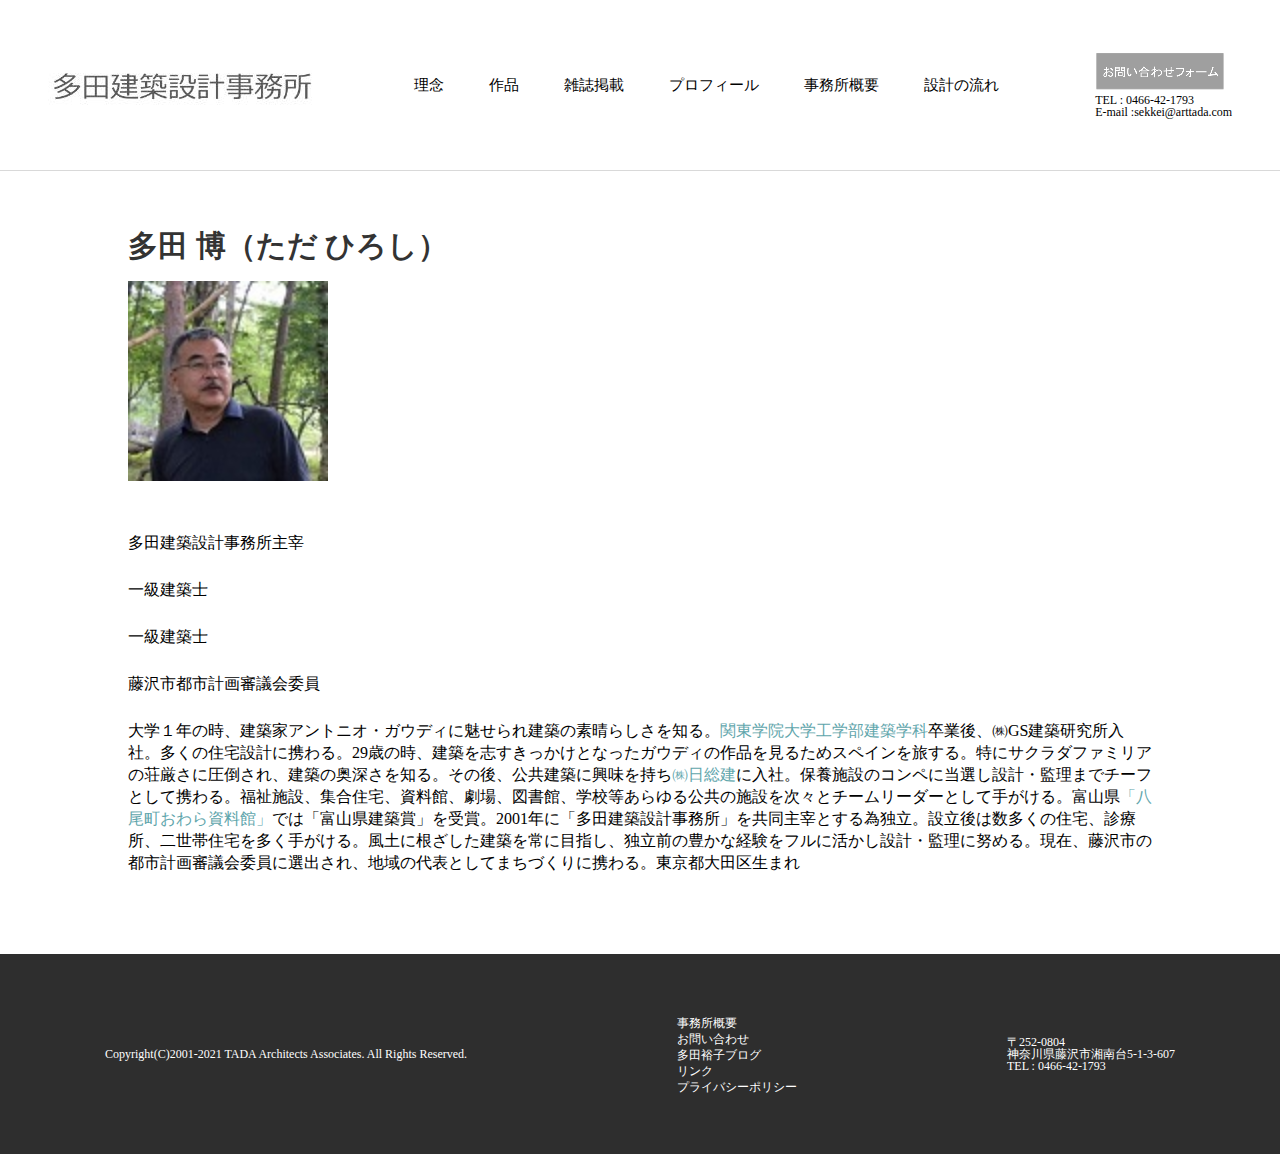
<file: profile.html>
<!DOCTYPE html>
<html lang="en">
<head>
    <meta charset="UTF-8">
    <meta http-equiv="X-UA-Compatible" content="IE=edge">
    <meta name="viewport" content="width=device-width, initial-scale=1.0">
    <title>多田設計事務所::Home</title>
    <link rel="stylesheet" href="css/html5reset-1.6.1.css">
    <link rel="stylesheet" href="css/style.css">
    <link href="https://cdn.jsdelivr.net/npm/bootstrap@5.0.2/dist/css/bootstrap.min.css" rel="stylesheet" integrity="sha384-EVSTQN3/azprG1Anm3QDgpJLIm9Nao0Yz1ztcQTwFspd3yD65VohhpuuCOmLASjC" crossorigin="anonymous">
</head>
<body>
    <header>
        <p><a href="index.html"><img src="images/name.jpg" alt="多田設計事務所"></a></p>
        <nav>
            <ul class="header-menu">
                <li class="menu-list"><a href="philosophy.html">理念</a></li>
                <li class="menu-list"><a href="work.html">作品</a></li>
                <li class="menu-list"><a href="magazine.html">雑誌掲載</a></li>
                <li class="menu-list"><a href="profile.html">プロフィール</a></li>
                <li class="menu-list"><a href="overview.html">事務所概要</a></li>
                <li class="menu-list"><a href="flow.html">設計の流れ</a></li>
            </ul>
        </nav>
        <div class="header-box">
            <a href=""><img src="images/form.png" alt="お問い合わせフォーム"></a>
            <p>TEL : 0466-42-1793</p>
            <p>E-mail :sekkei@arttada.com</p>
        </div>
    </header>

    <main>
        <div class="title-box profile-title">
            <h1>多田 博（ただ ひろし）</h1>
            <p><img src="images/hiroshi.jpg" alt=""></p>
            <p>多田建築設計事務所主宰</p>
            <p>一級建築士</p>
            <p>一級建築士</p>
            <p>藤沢市都市計画審議会委員</p>
            <p>大学１年の時、建築家アントニオ・ガウディに魅せられ建築の素晴らしさを知る。<a href="http://arch-env.kanto-gakuin.ac.jp/">関東学院大学工学部建築学科</a>卒業後、㈱GS建築研究所入社。多くの住宅設計に携わる。29歳の時、建築を志すきっかけとなったガウディの作品を見るためスペインを旅する。特にサクラダファミリアの荘厳さに圧倒され、建築の奥深さを知る。その後、公共建築に興味を持ち<a href="http://www.nissoken.co.jp/">㈱日総建</a>に入社。保養施設のコンペに当選し設計・監理までチーフとして携わる。福祉施設、集合住宅、資料館、劇場、図書館、学校等あらゆる公共の施設を次々とチームリーダーとして手がける。富山県<a href="https://www.city.toyama.toyama.jp/shokorodobu/kankoseisaku/owarashiryokan/owarashiryokan.html">「八尾町おわら資料館」</a>では「富山県建築賞」を受賞。2001年に「多田建築設計事務所」を共同主宰とする為独立。設立後は数多くの住宅、診療所、二世帯住宅を多く手がける。風土に根ざした建築を常に目指し、独立前の豊かな経験をフルに活かし設計・監理に努める。現在、藤沢市の都市計画審議会委員に選出され、地域の代表としてまちづくりに携わる。東京都大田区生まれ</p>
        </div>
    </main>

    <footer>
        <p><small>Copyright(C)2001-2021 TADA Architects Associates. All Rights Reserved.</small></p>
        <nav>
            <ul class="footer-menu">
                <li class="menu-list"><a href="">事務所概要</a></li>
                <li class="menu-list"><a href="">お問い合わせ</a></li>
                <li class="menu-list"><a href="">多田裕子ブログ</a></li>
                <li class="menu-list"><a href="">リンク</a></li>
                <li class="menu-list"><a href="">プライバシーポリシー</a></li>
            </ul>
        </nav>
        <div class="footer-overview">
            <p>〒252-0804</p>
            <p>神奈川県藤沢市湘南台5-1-3-607</p>
            <p>TEL : 0466-42-1793</p>
        </div>
    </footer>

    <script src="https://cdn.jsdelivr.net/npm/@popperjs/core@2.9.2/dist/umd/popper.min.js" integrity="sha384-IQsoLXl5PILFhosVNubq5LC7Qb9DXgDA9i+tQ8Zj3iwWAwPtgFTxbJ8NT4GN1R8p" crossorigin="anonymous"></script>
    <script src="https://cdn.jsdelivr.net/npm/bootstrap@5.0.2/dist/js/bootstrap.min.js" integrity="sha384-cVKIPhGWiC2Al4u+LWgxfKTRIcfu0JTxR+EQDz/bgldoEyl4H0zUF0QKbrJ0EcQF" crossorigin="anonymous"></script>
</body>
</html>
</file>
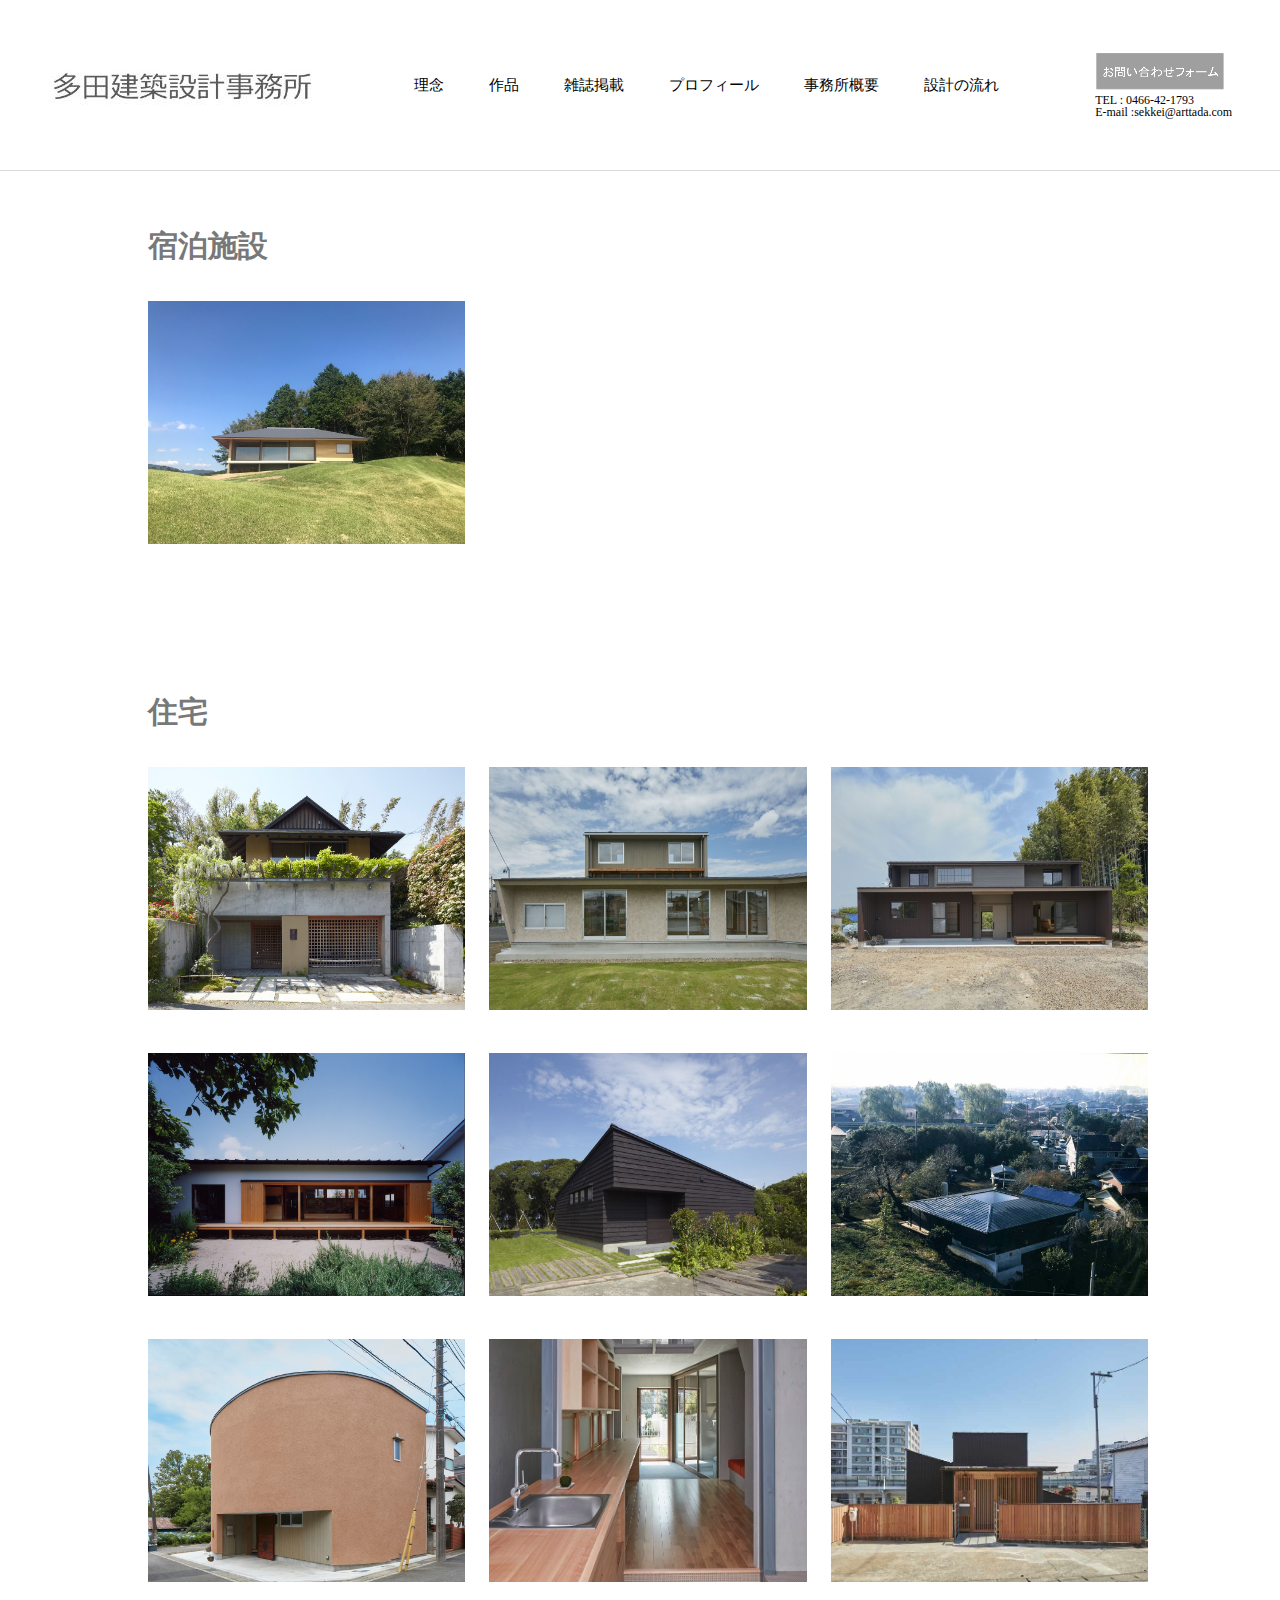
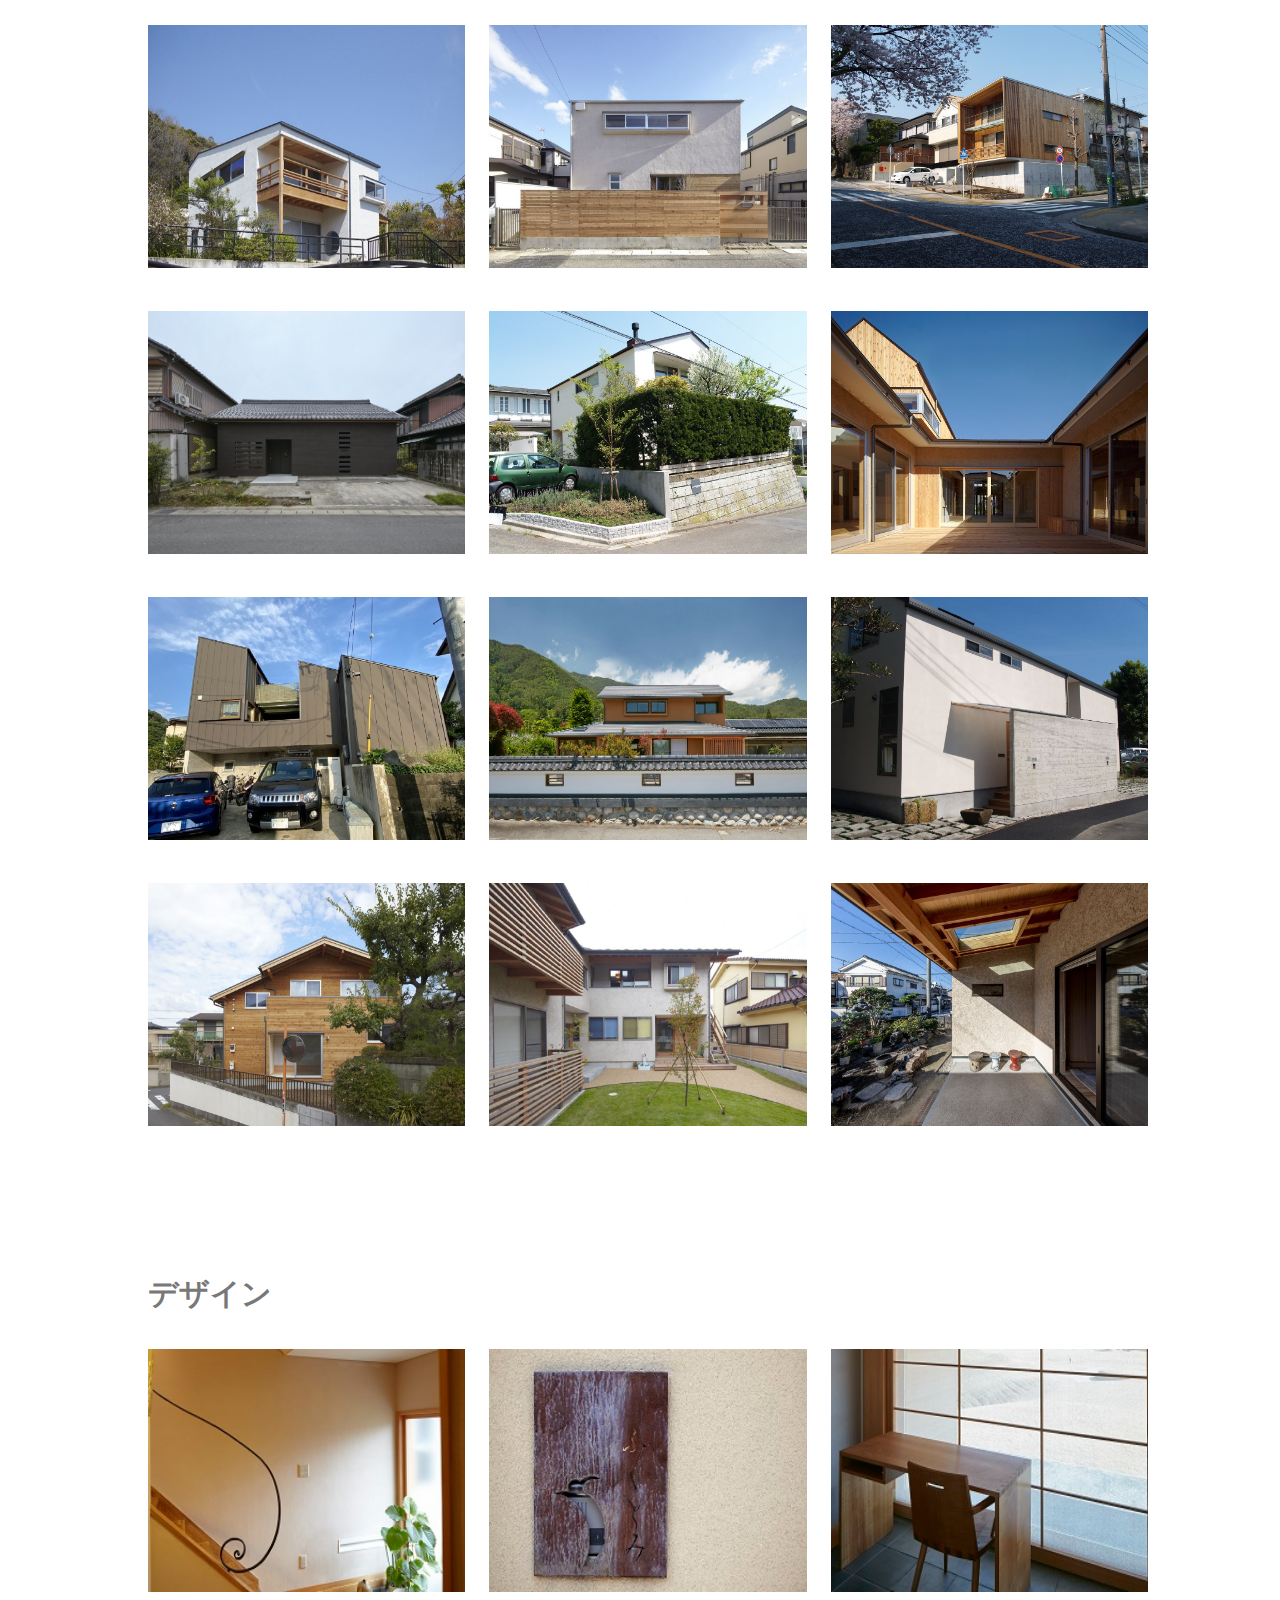
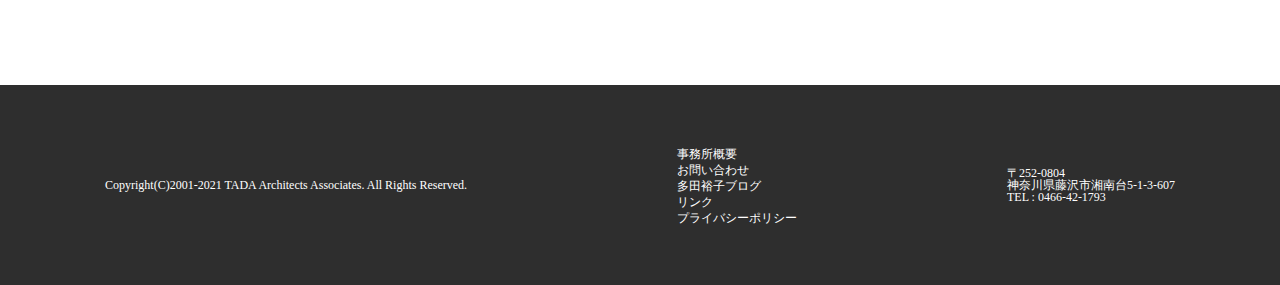
<file: work.html>
<!DOCTYPE html>
<html lang="en">
<head>
    <meta charset="UTF-8">
    <meta http-equiv="X-UA-Compatible" content="IE=edge">
    <meta name="viewport" content="width=device-width, initial-scale=1.0">
    <title>多田設計事務所::Home</title>
    <link rel="stylesheet" href="css/html5reset-1.6.1.css">
    <link rel="stylesheet" href="css/style.css">
    <link href="https://cdn.jsdelivr.net/npm/bootstrap@5.0.2/dist/css/bootstrap.min.css" rel="stylesheet" integrity="sha384-EVSTQN3/azprG1Anm3QDgpJLIm9Nao0Yz1ztcQTwFspd3yD65VohhpuuCOmLASjC" crossorigin="anonymous">
</head>
<body>
    <header>
        <p><a href="index.html"><img src="images/name.jpg" alt="多田設計事務所"></a></p>
        <nav>
            <ul class="header-menu">
                <li class="menu-list"><a href="philosophy.html">理念</a></li>
                <li class="menu-list"><a href="work.html">作品</a></li>
                <li class="menu-list"><a href="magazine.html">雑誌掲載</a></li>
                <li class="menu-list"><a href="profile.html">プロフィール</a></li>
                <li class="menu-list"><a href="overview.html">事務所概要</a></li>
                <li class="menu-list"><a href="flow.html">設計の流れ</a></li>
            </ul>
        </nav>
        <div class="header-box">
            <a href=""><img src="images/form.png" alt="お問い合わせフォーム"></a>
            <p>TEL : 0466-42-1793</p>
            <p>E-mail :sekkei@arttada.com</p>
        </div>
    </header>

    <main>
        <div class="title-box">
            <h1 class="work-margin">宿泊施設</h1>
            <div class="work-card">
                <img src="images/work01.jpg" alt="">
            </div>
        </div>
        <div class="title-box">
            <h1 class="work-margin">住宅</h1>
            <div class="work-card">
                <img src="images/work02.jpg" alt="">
                <img src="images/work03.jpg" alt="">
                <img src="images/work04.jpg" alt="">
                <img src="images/work05.jpg" alt="">
                <img src="images/work06.jpg" alt="">
                <img src="images/work07.jpg" alt="">
                <img src="images/work08.jpg" alt="">
                <img src="images/work09.jpg" alt="">
                <img src="images/work10.jpg" alt="">
                <img src="images/work11.jpg" alt="">
                <img src="images/work12.jpg" alt="">
                <img src="images/work13.jpg" alt="">
                <img src="images/work14.jpg" alt="">
                <img src="images/work15.jpeg" alt="">
                <img src="images/work16.jpg" alt="">
                <img src="images/work17.jpg" alt="">
                <img src="images/work18.jpg" alt="">
                <img src="images/work19.jpg" alt="">
                <img src="images/work20.jpg" alt="">
                <img src="images/work21.jpg" alt="">
                <img src="images/work22.jpg" alt="">
            </div>
        </div>
        <div class="title-box">
            <h1 class="work-margin">デザイン</h1>
            <div class="work-card">
                <img src="images/work23.jpg" alt="">
                <img src="images/work24.jpg" alt="">
                <img src="images/work25.jpg" alt="">
            </div>
        </div>
    </main>

    <footer>
        <p><small>Copyright(C)2001-2021 TADA Architects Associates. All Rights Reserved.</small></p>
        <nav>
            <ul class="footer-menu">
                <li class="menu-list"><a href="">事務所概要</a></li>
                <li class="menu-list"><a href="">お問い合わせ</a></li>
                <li class="menu-list"><a href="">多田裕子ブログ</a></li>
                <li class="menu-list"><a href="">リンク</a></li>
                <li class="menu-list"><a href="">プライバシーポリシー</a></li>
            </ul>
        </nav>
        <div class="footer-overview">
            <p>〒252-0804</p>
            <p>神奈川県藤沢市湘南台5-1-3-607</p>
            <p>TEL : 0466-42-1793</p>
        </div>
    </footer>

    <script src="https://cdn.jsdelivr.net/npm/@popperjs/core@2.9.2/dist/umd/popper.min.js" integrity="sha384-IQsoLXl5PILFhosVNubq5LC7Qb9DXgDA9i+tQ8Zj3iwWAwPtgFTxbJ8NT4GN1R8p" crossorigin="anonymous"></script>
    <script src="https://cdn.jsdelivr.net/npm/bootstrap@5.0.2/dist/js/bootstrap.min.js" integrity="sha384-cVKIPhGWiC2Al4u+LWgxfKTRIcfu0JTxR+EQDz/bgldoEyl4H0zUF0QKbrJ0EcQF" crossorigin="anonymous"></script>
</body>
</html>
</file>
<file: css/style.css>
header {
  display: flex;
  justify-content: space-around;
  align-items: center;
  color: #000;
  border-bottom: 1px solid #d9d9d9;
  height: 170px;
}
header nav ul {
  display: flex;
}
header nav ul li {
  list-style: none;
}
header nav ul li a {
  text-decoration: none;
  font-size: 15px;
  color: #000;
}
header nav ul li + li {
  margin-left: 45px;
}
header .header-box p {
  font-size: 12px;
  margin-bottom: 0;
}

main .carousel {
  width: 70%;
  margin: 0 auto;
  padding-top: 20px;
  padding-bottom: 80px;
}
main .home-text {
  width: 70%;
  border-top: 1px solid #d9d9d9;
  padding-top: 40px;
  margin: 0 auto;
  margin-bottom: 90px;
  line-height: 25px;
}
main .home-text p > img {
  width: 180px;
  height: auto;
  margin-bottom: 30px;
}
main .home-text span {
  font-weight: bold;
}
main .news {
  width: 70%;
  margin: 0 auto;
  margin-bottom: 100px;
}
main .news h1 {
  font-weight: normal;
  font-size: 30px;
}
main .news .news-box {
  color: #000;
}
main .news .news-box .news-list {
  color: #5fa6ac;
}
main .news .news-box .news-list a {
  color: #5fa6ac;
}
main .news .news-box .news-list a:hover {
  color: #5fa6ac;
}
main .news a {
  text-decoration: none;
}
main .news a img {
  width: 60%;
}
main .sns {
  width: 60%;
  margin: 0 auto;
  display: flex;
  justify-content: space-around;
  margin-bottom: 80px;
}

footer {
  background-color: #2e2e2e;
  color: #fff;
  display: flex;
  justify-content: space-around;
  align-items: center;
  font-size: 1em;
  font-weight: lighter;
  height: 200px;
  width: 100%;
  margin: auto;
}
footer p {
  font-size: 12px;
}
footer nav ul li {
  list-style: none;
}
footer nav ul li a {
  text-decoration: none;
  font-size: 12px;
  color: #fff;
}

.title-box {
  width: 80%;
  margin: 0 auto;
}
.title-box h1 {
  color: #787878;
  font-size: 30px;
  padding-top: 60px;
  padding-bottom: 40px;
}
.title-box p {
  margin-bottom: 40px;
}

.philosophy-list {
  width: 60%;
  margin: 0 auto;
  color: #333;
  margin-bottom: 40px;
}
.philosophy-list h2 {
  font-size: 18px;
  font-weight: bold;
  padding-bottom: 5px;
}
.philosophy-list:last-child {
  margin-bottom: 100px;
}

.concept {
  width: 80%;
  display: flex;
  justify-content: space-around;
  align-items: center;
  margin: 0 auto;
  margin-bottom: 30px;
}
.concept .concept-img {
  width: 50%;
}
.concept .concept-img img {
  max-width: 500px;
}
.concept .concept-text {
  width: 50%;
}
.concept .concept-text p {
  color: #333;
  text-align: center;
}
.concept .concept-text p:last-child {
  text-align: right;
}
.concept .concept-text .lewis {
  color: #696969;
  line-height: 30px;
}

.housing-design {
  display: flex;
  justify-content: space-around;
  align-items: center;
  width: 80%;
  margin: 0 auto;
  margin-bottom: 80px;
}
.housing-design .housing-design-box {
  width: 60%;
  margin-right: 80px;
}
.housing-design .housing-design-box h2 {
  color: #000;
  font-size: 17px;
  font-weight: bold;
}
.housing-design .housing-design-box p {
  color: #333;
  line-height: 28px;
  font-weight: lighter;
}
.housing-design .housing-design-box .housing-design-text {
  font-weight: bold;
  color: #000;
}
.housing-design .housing-design-img {
  width: 40%;
}
.housing-design .housing-design-img img {
  max-width: 400px;
}

.title-box .work-margin {
  margin-left: 20px;
}
.title-box .work-card {
  margin-bottom: 50px;
}
.title-box .work-card img {
  width: 31%;
  height: 243px;
  margin-bottom: 40px;
  margin-left: 20px;
}

.magazine-title h1 {
  color: #333;
  font-weight: bold;
  padding-bottom: 20px;
}
.magazine-title p {
  line-height: 22px;
  margin-bottom: 25px;
}

.magazine-text {
  width: 80%;
  margin: 0 auto;
  margin-top: 30px;
  padding-bottom: 80px;
  border-bottom: 1px solid #d9d9d9;
  margin-bottom: 90px;
}
.magazine-text h2 {
  font-size: 17px;
  font-weight: bold;
  margin-top: 70px;
  margin-bottom: 30px;
}
.magazine-text p {
  color: #333;
}

.profile-title {
  margin-bottom: 80px;
}
.profile-title img {
  width: 200px;
  height: auto;
}
.profile-title h1 {
  color: #333;
  font-weight: bolder;
  padding-bottom: 20px;
}
.profile-title p > img {
  margin-bottom: 20px;
}
.profile-title p {
  line-height: 22px;
  margin-bottom: 25px;
}
.profile-title a {
  text-decoration: none;
  color: #5fa6ac;
}

.overview {
  display: flex;
  width: 80%;
  margin: 0 auto;
  margin-bottom: 80px;
}
.overview .overview-text {
  width: 50%;
  margin-right: 60px;
  font-weight: bold;
  line-height: 28px;
}
.overview .overview-text p {
  margin-bottom: 40px;
}

.flow {
  display: flex;
  width: 80%;
  margin: 0 auto;
}
.flow .flow-box {
  width: 50%;
  margin-right: 40px;
}
.flow .flow-box .flow-list {
  color: #333;
  margin-bottom: 50px;
}
.flow .flow-box .flow-list h2 {
  font-size: 18px;
  font-weight: bold;
}
.flow .flow-box .flow-list p {
  line-height: 25px;
}
.flow .flow-box .flow-list .flow-text-color {
  font-weight: bolder;
  color: #e36c09;
}
.flow .flow-box .flow-list span {
  font-weight: bolder;
  color: #565656;
}/*# sourceMappingURL=style.css.map */
</file>
